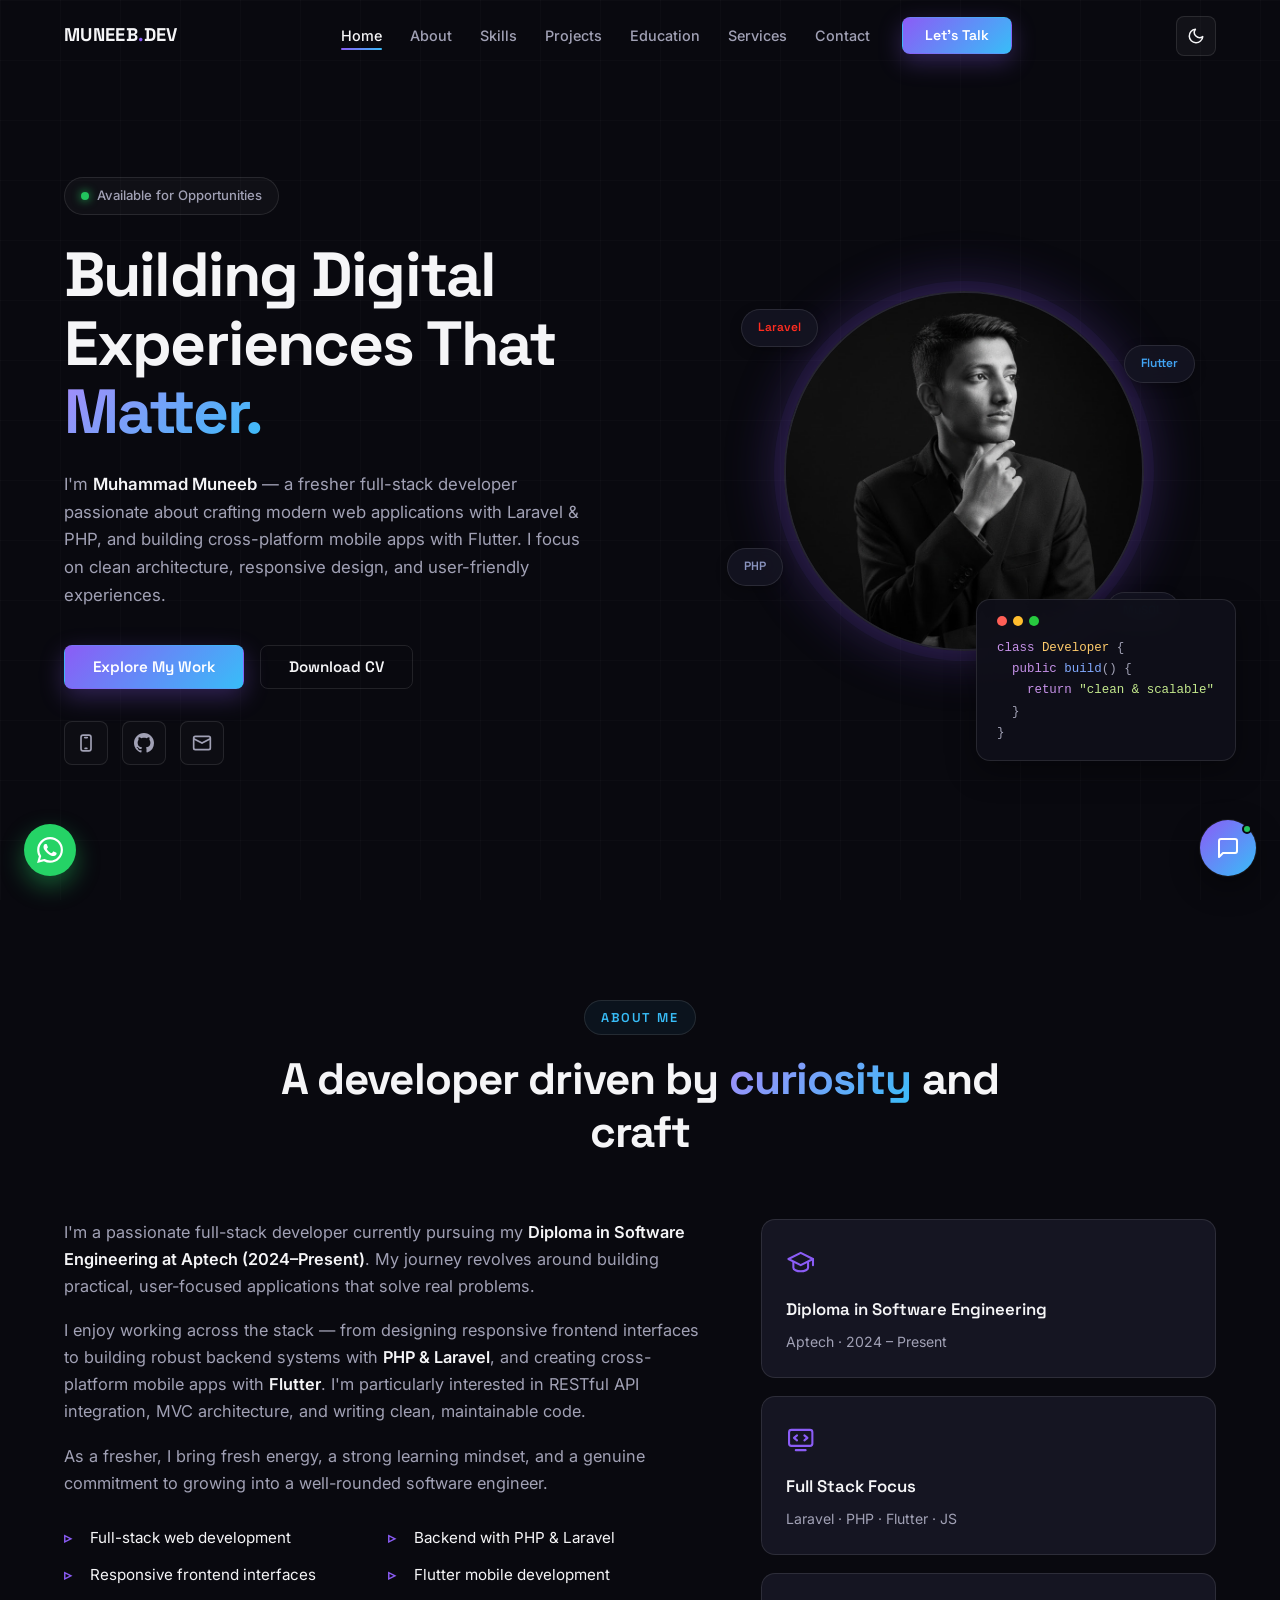
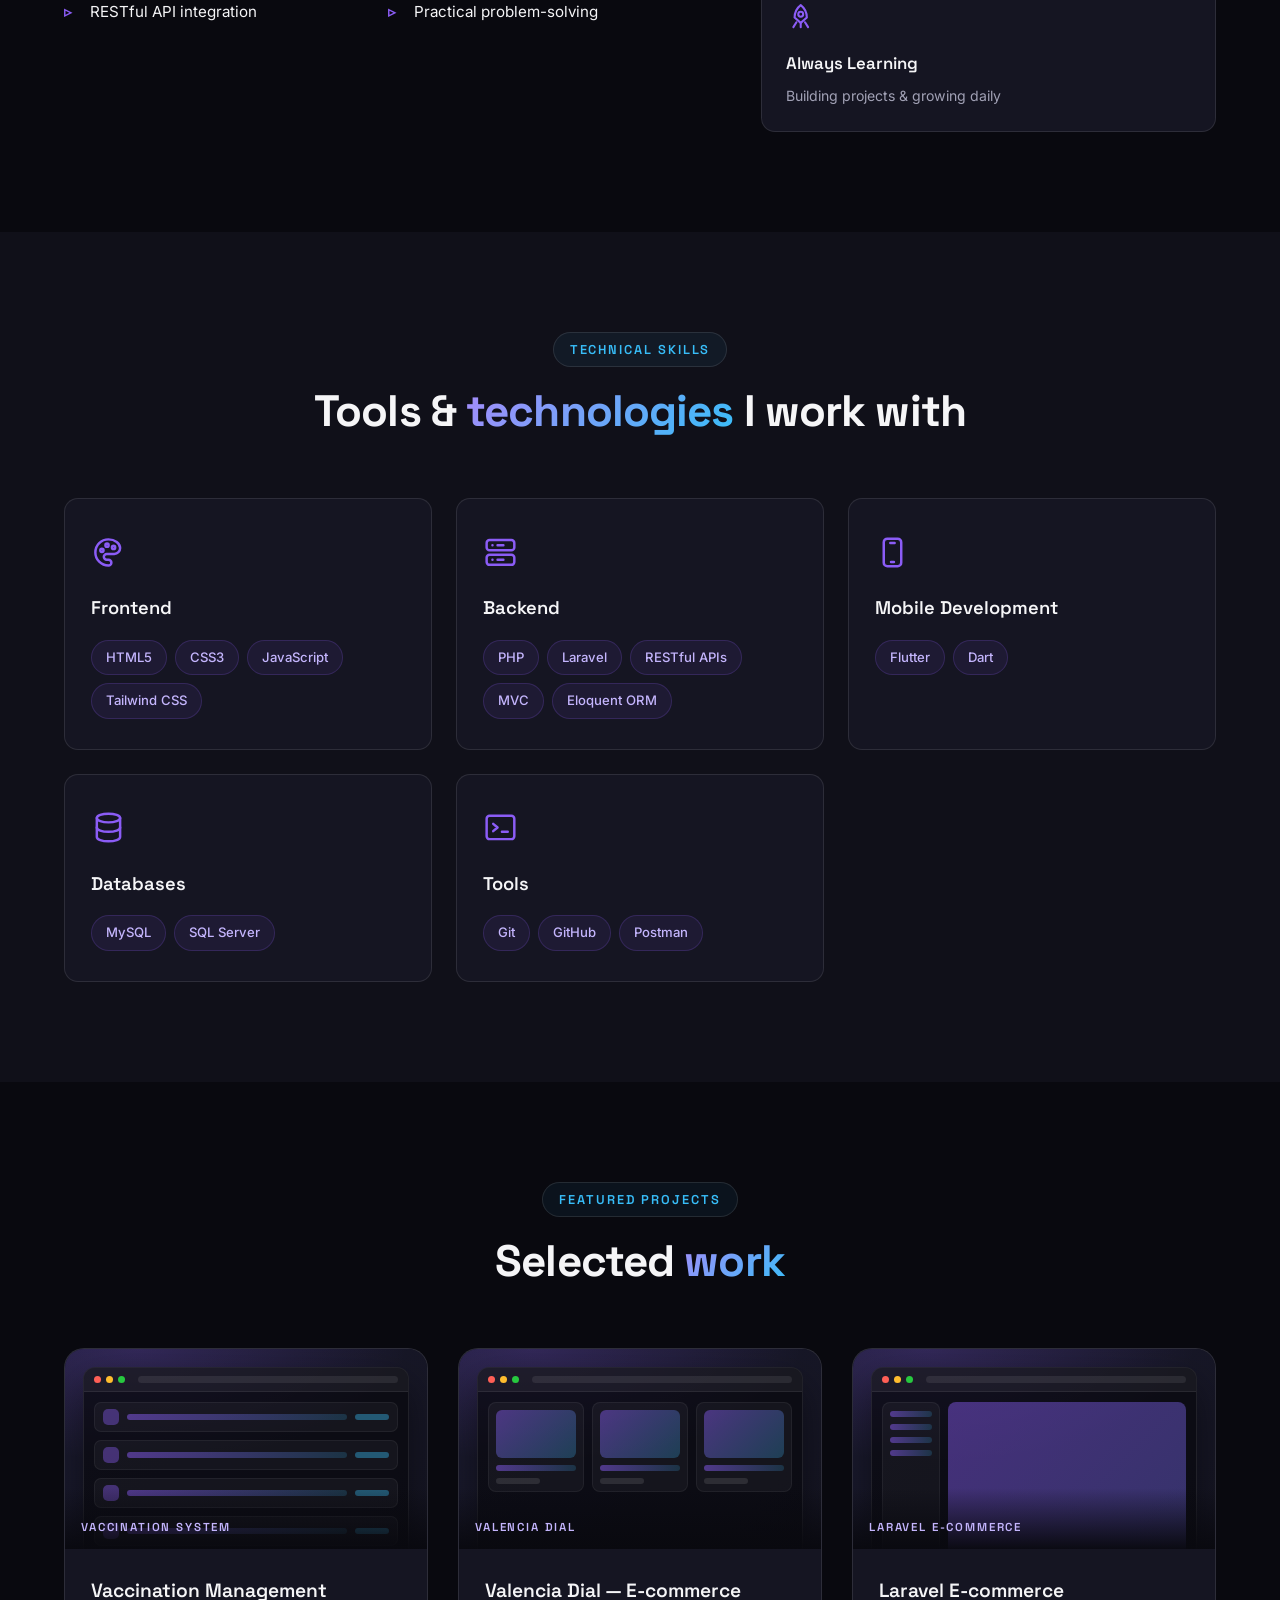
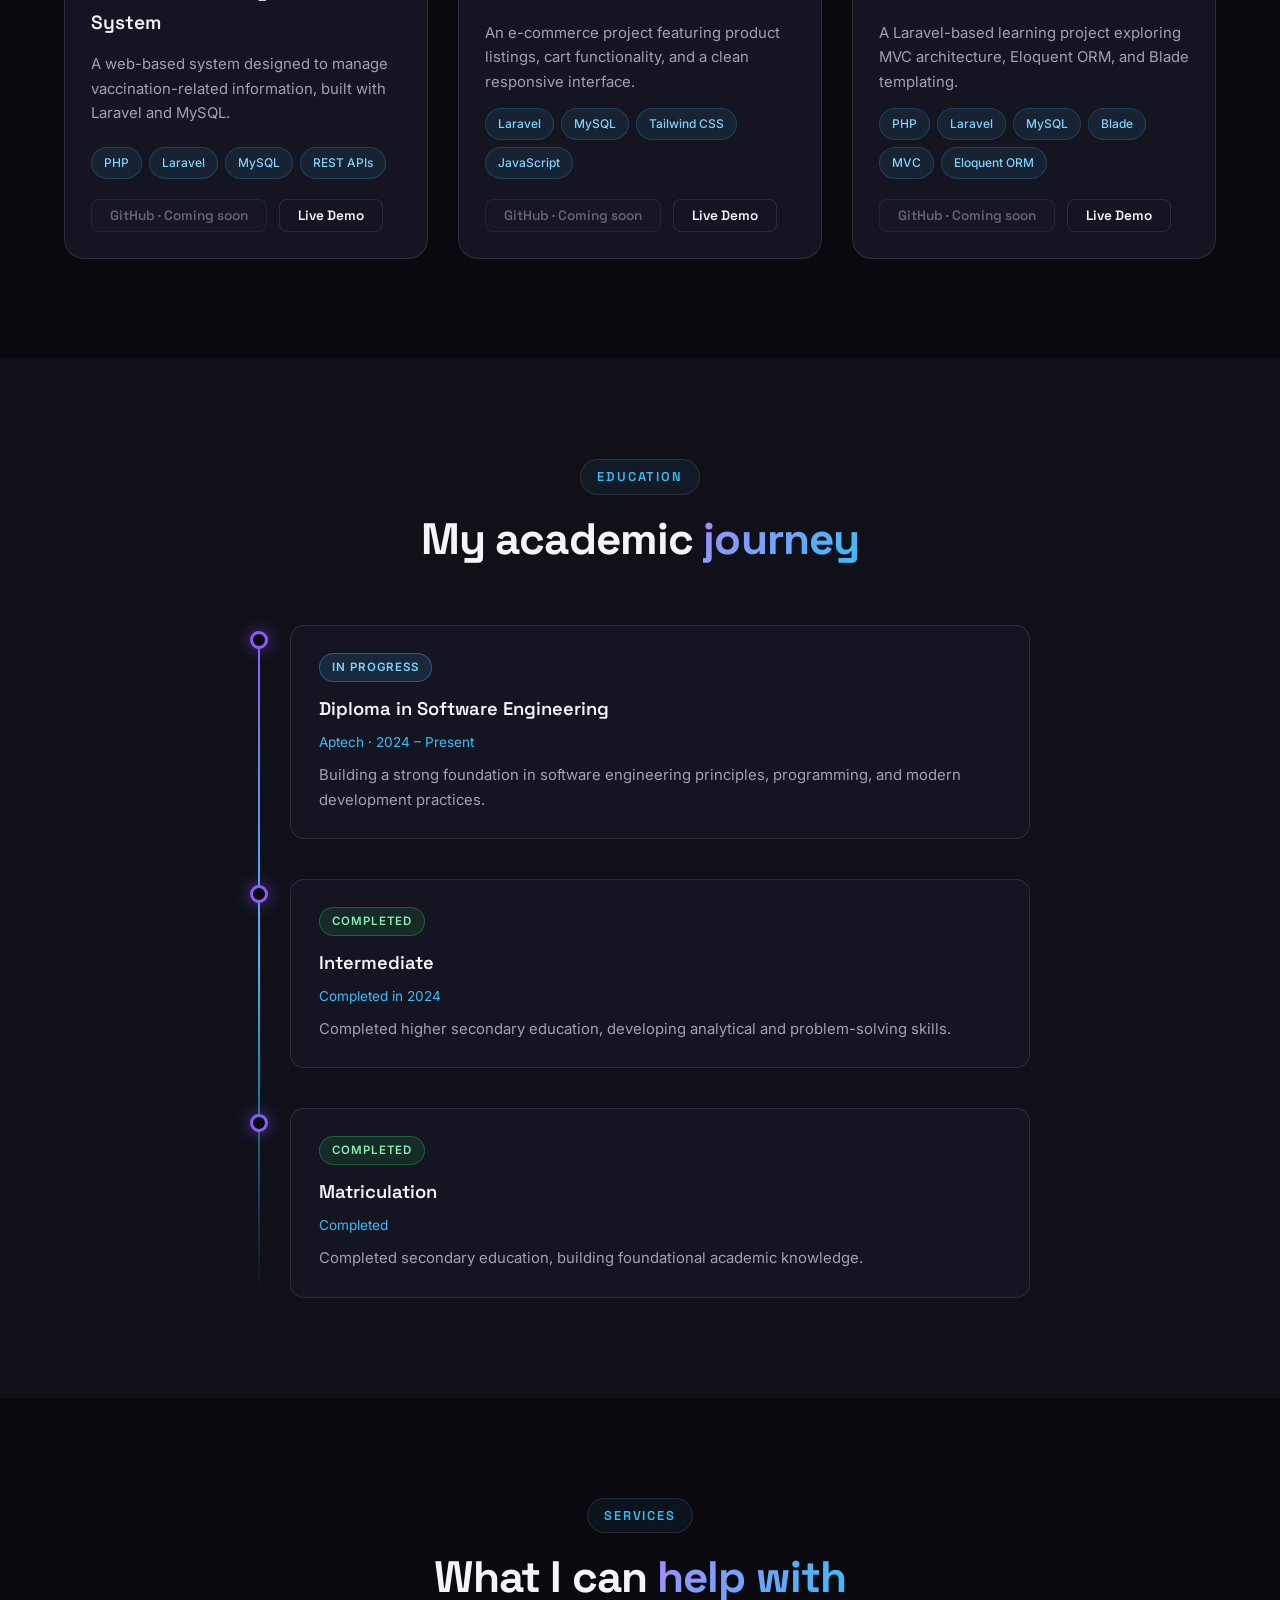
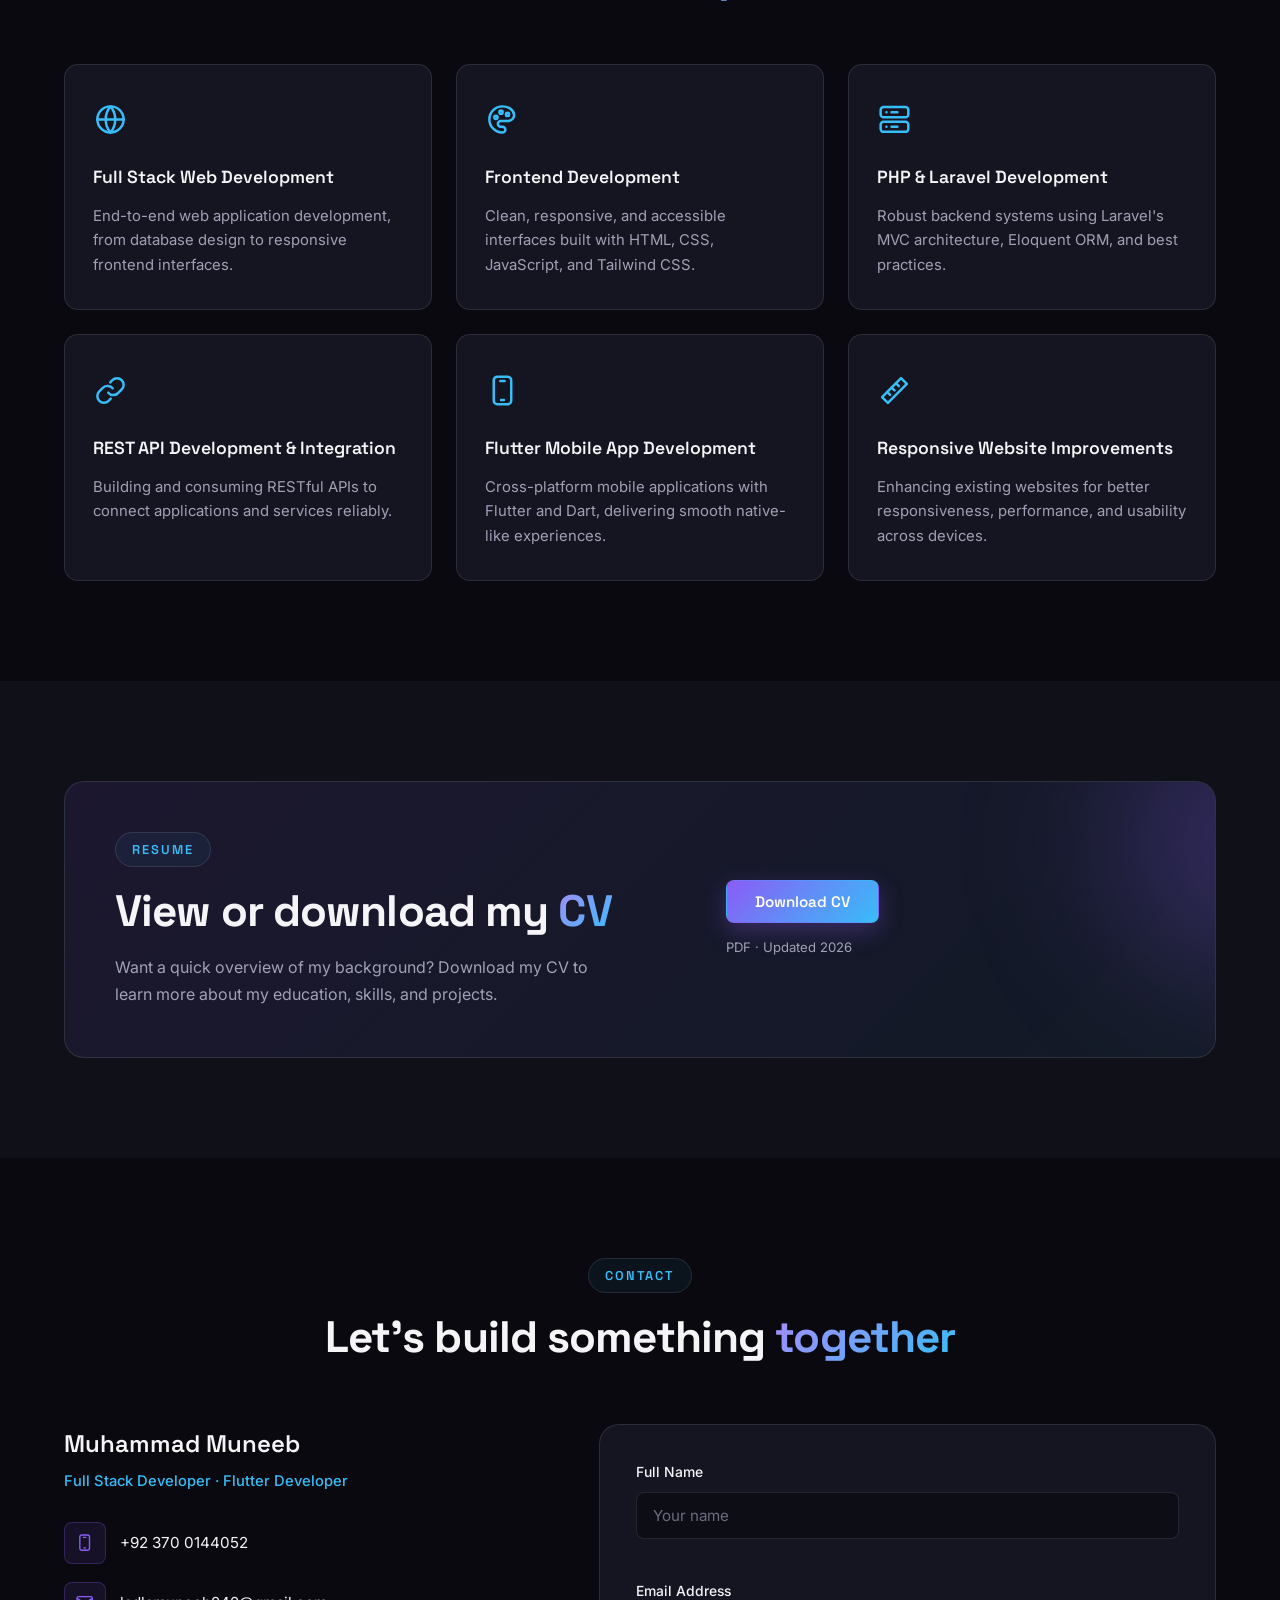
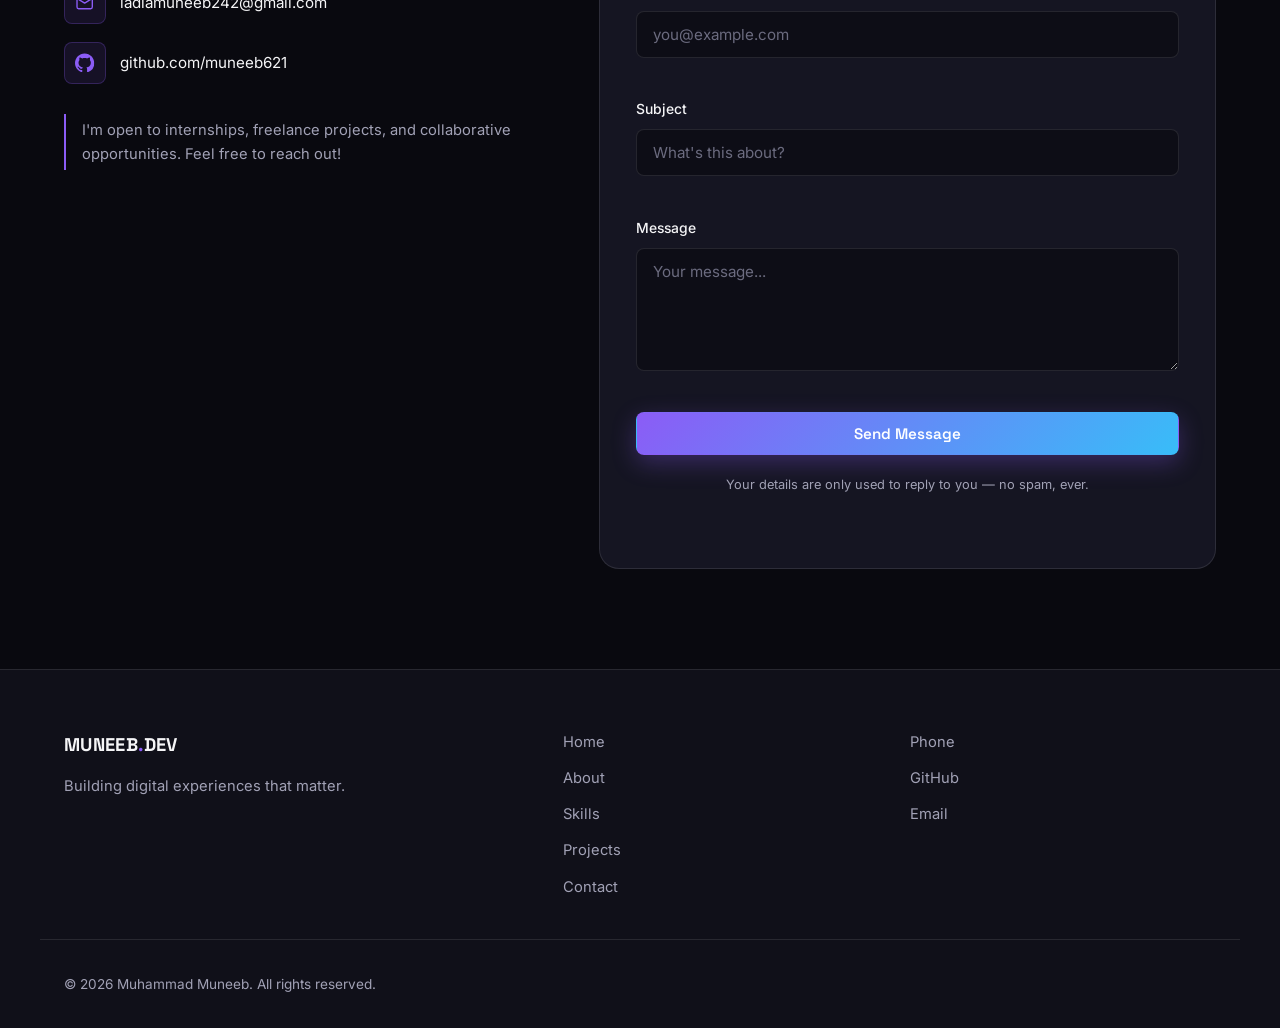
<file: index.html>
<!DOCTYPE html>
<html lang="en">
<head>
    <meta charset="UTF-8" />
    <meta name="viewport" content="width=device-width, initial-scale=1.0" />
    <meta name="description" content="Muhammad Muneeb — Full Stack Developer & Flutter Developer. Fresher building modern web and mobile experiences with Laravel, PHP, Flutter, and JavaScript." />
    <meta name="theme-color" content="#09090F" media="(prefers-color-scheme: dark)" />
    <meta name="theme-color" content="#f4f4f9" media="(prefers-color-scheme: light)" />
    <meta name="author" content="Muhammad Muneeb" />
    <meta name="robots" content="index, follow" />
    <link rel="canonical" href="https://muneeb-portfolio-xyz.vercel.app/" />

    <!-- Open Graph -->
    <meta property="og:type" content="website" />
    <meta property="og:title" content="Muhammad Muneeb · Full Stack & Flutter Developer" />
    <meta property="og:description" content="Fresher full-stack developer building modern web apps with Laravel & PHP and cross-platform mobile apps with Flutter." />
    <meta property="og:url" content="https://muneeb-portfolio-xyz.vercel.app/" />
    <meta property="og:site_name" content="MUNEEB.DEV" />
    <meta property="og:image" content="https://muneeb-portfolio-xyz.vercel.app/assets/og-banner.png" />
    <meta property="og:image:width" content="1200" />
    <meta property="og:image:height" content="630" />
    <meta property="og:image:alt" content="MUNEEB.DEV — Muhammad Muneeb, Full Stack Developer and Flutter Developer" />

    <!-- Twitter -->
    <meta name="twitter:card" content="summary_large_image" />
    <meta name="twitter:title" content="Muhammad Muneeb · Full Stack & Flutter Developer" />
    <meta name="twitter:description" content="Fresher full-stack developer building modern web apps with Laravel & PHP and cross-platform mobile apps with Flutter." />
    <meta name="twitter:image" content="https://muneeb-portfolio-xyz.vercel.app/assets/og-banner.png" />

    <title>Muhammad Muneeb · Full Stack & Flutter Developer</title>
    <!-- Favicon placeholder: replace with your own -->
    <link rel="icon" href="data:image/svg+xml,<svg xmlns='http://www.w3.org/2000/svg' viewBox='0 0 100 100'><text y='.9em' font-size='90'>⚡</text></svg>" />
    <!-- Fonts (Inter + Space Grotesk) -->
    <link rel="preconnect" href="https://fonts.googleapis.com" />
    <link rel="preconnect" href="https://fonts.gstatic.com" crossorigin />
    <link href="https://fonts.googleapis.com/css2?family=Inter:opsz,wght@14..32,400;14..32,500;14..32,600&family=Space+Grotesk:wght@400;500;600;700&display=swap" rel="stylesheet" />
    <link rel="stylesheet" href="style.css" />
    <!-- Enables CSS that hides .reveal elements until JS reveals them -->
    <script>document.documentElement.classList.add('js');</script>
    <script>
        /* Apply saved theme before paint to avoid a flash of the wrong theme. */
        (function () {
            try {
                var t = localStorage.getItem('theme');
                document.documentElement.setAttribute('data-theme', t === 'light' ? 'light' : 'dark');
            } catch (e) {
                document.documentElement.setAttribute('data-theme', 'dark');
            }
        })();
    </script>
</head>
<body>

    <!-- ===== ICON SPRITE (replaces emoji so glyphs render on every OS) ===== -->
    <svg xmlns="http://www.w3.org/2000/svg" class="icon-sprite" aria-hidden="true" focusable="false">
        <symbol id="i-cap" viewBox="0 0 24 24">
            <path d="M12 4 2 9l10 5 10-5-10-5Z" />
            <path d="M6 11.5V16c0 1.66 2.69 3 6 3s6-1.34 6-3v-4.5" />
            <path d="M22 9v5" />
        </symbol>
        <symbol id="i-code" viewBox="0 0 24 24">
            <rect x="2.5" y="4" width="19" height="13" rx="2" />
            <path d="M8 20.5h8" />
            <path d="m9 8.5-2.5 2L9 12.5M15 8.5l2.5 2-2.5 2" />
        </symbol>
        <symbol id="i-rocket" viewBox="0 0 24 24">
            <path d="M12 2.5c3.4 2.6 5 6.4 5 10.2L12 17l-5-4.3c0-3.8 1.6-7.6 5-10.2Z" />
            <circle cx="12" cy="10" r="2" />
            <path d="m8.5 16.5-2.5 4M15.5 16.5l2.5 4M12 17v3.5" />
        </symbol>
        <symbol id="i-palette" viewBox="0 0 24 24">
            <path d="M12 3a9 9 0 1 0 0 18 2 2 0 0 0 2-2c0-1.1-.9-2-2-2h-1.2a2 2 0 0 1 0-4H16a4 4 0 0 0 4-4c0-3.3-3.6-6-8-6Z" />
            <circle cx="7.5" cy="10.5" r="1.1" />
            <circle cx="11" cy="7" r="1.1" />
            <circle cx="15.5" cy="8.5" r="1.1" />
        </symbol>
        <symbol id="i-server" viewBox="0 0 24 24">
            <rect x="2.5" y="3.5" width="19" height="7" rx="2" />
            <rect x="2.5" y="13.5" width="19" height="7" rx="2" />
            <path d="M6.5 7h.01M6.5 17h.01M10 7h4M10 17h4" />
        </symbol>
        <symbol id="i-phone" viewBox="0 0 24 24">
            <rect x="6" y="2.5" width="12" height="19" rx="2.5" />
            <path d="M10.5 5.5h3" />
            <path d="M11 18.5h2" />
        </symbol>
        <symbol id="i-db" viewBox="0 0 24 24">
            <ellipse cx="12" cy="5.5" rx="8" ry="3" />
            <path d="M4 5.5v13c0 1.66 3.58 3 8 3s8-1.34 8-3v-13" />
            <path d="M4 12c0 1.66 3.58 3 8 3s8-1.34 8-3" />
        </symbol>
        <symbol id="i-terminal" viewBox="0 0 24 24">
            <rect x="2.5" y="4" width="19" height="16" rx="2" />
            <path d="m7 9.5 3 2.5-3 2.5M13 15h4" />
        </symbol>
        <symbol id="i-globe" viewBox="0 0 24 24">
            <circle cx="12" cy="12" r="9" />
            <path d="M3 12h18" />
            <path d="M12 3a14 14 0 0 1 0 18 14 14 0 0 1 0-18Z" />
        </symbol>
        <symbol id="i-link" viewBox="0 0 24 24">
            <path d="M10.5 13.5a4.5 4.5 0 0 0 6.6.4l2.6-2.6a4.5 4.5 0 0 0-6.4-6.4l-1.5 1.5" />
            <path d="M13.5 10.5a4.5 4.5 0 0 0-6.6-.4l-2.6 2.6a4.5 4.5 0 0 0 6.4 6.4l1.5-1.5" />
        </symbol>
        <symbol id="i-ruler" viewBox="0 0 24 24">
            <path d="M3.5 16.5 16.5 3.5l4 4-13 13z" />
            <path d="m7 13 2 2M10 10l2 2M13 7l2 2" />
        </symbol>
        <symbol id="i-mail" viewBox="0 0 24 24">
            <rect x="2.5" y="4.5" width="19" height="15" rx="2" />
            <path d="m21 7-9 5.5L3 7" />
        </symbol>
        <symbol id="i-github" viewBox="0 0 24 24">
            <path stroke="none" fill="currentColor" d="M12 .5C5.37.5 0 5.87 0 12.5c0 5.31 3.435 9.795 8.205 11.385.6.105.825-.255.825-.57 0-.285-.015-1.23-.015-2.235-3.015.555-3.795-.735-4.035-1.41-.135-.345-.72-1.41-1.23-1.695-.42-.225-1.02-.78-.015-.795.945-.015 1.62.87 1.845 1.23 1.08 1.815 2.805 1.305 3.495.99.105-.78.42-1.305.765-1.605-2.67-.3-5.46-1.335-5.46-5.925 0-1.305.465-2.385 1.23-3.225-.12-.3-.54-1.53.12-3.15 0 0 1.005-.315 3.3 1.23.96-.27 1.98-.405 3-.405s2.04.135 3 .405c2.295-1.56 3.3-1.23 3.3-1.23.66 1.62.24 2.85.12 3.15.765.84 1.23 1.905 1.23 3.225 0 4.605-2.805 5.625-5.475 5.925.435.375.81 1.095.81 2.22 0 1.605-.015 2.895-.015 3.3 0 .315.225.69.825.57A12.02 12.02 0 0 0 24 12.5C24 5.87 18.63.5 12 .5Z" />
        </symbol>
    </svg>

    <!-- ===== SCROLL PROGRESS ===== -->
    <div class="scroll-progress" id="scrollProgress" aria-hidden="true"></div>

    <!-- ===== CURSOR GLOW (desktop) ===== -->
    <div class="cursor-glow" id="cursorGlow" aria-hidden="true"></div>

    <!-- ===== NAVBAR ===== -->
    <header class="navbar" id="navbar">
        <div class="container nav-container">
            <a href="#home" class="logo" aria-label="MUNEEB.DEV home">MUNEEB<span class="logo-dot">.</span>DEV</a>

            <nav class="nav-menu" id="navMenu" aria-label="Primary navigation">
                <ul class="nav-list">
                    <li><a href="#home" class="nav-link active">Home</a></li>
                    <li><a href="#about" class="nav-link">About</a></li>
                    <li><a href="#skills" class="nav-link">Skills</a></li>
                    <li><a href="#projects" class="nav-link">Projects</a></li>
                    <li><a href="#education" class="nav-link">Education</a></li>
                    <li><a href="#services" class="nav-link">Services</a></li>
                    <li><a href="#contact" class="nav-link">Contact</a></li>
                </ul>
                <a href="#contact" class="btn btn-primary nav-cta">Let's Talk</a>
            </nav>

            <div class="nav-actions">
                <button class="theme-toggle" id="themeToggle" type="button" aria-label="Switch to light theme" title="Toggle light / dark theme">
                    <svg class="icon-moon" width="18" height="18" viewBox="0 0 24 24" fill="none" stroke="currentColor" stroke-width="2" stroke-linecap="round" stroke-linejoin="round" aria-hidden="true"><path d="M21 12.79A9 9 0 1 1 11.21 3 7 7 0 0 0 21 12.79z"/></svg>
                    <svg class="icon-sun" width="18" height="18" viewBox="0 0 24 24" fill="none" stroke="currentColor" stroke-width="2" stroke-linecap="round" stroke-linejoin="round" aria-hidden="true"><circle cx="12" cy="12" r="4"/><path d="M12 2v2m0 16v2M4.93 4.93l1.41 1.41m11.32 11.32 1.41 1.41M2 12h2m16 0h2M4.93 19.07l1.41-1.41m11.32-11.32 1.41-1.41"/></svg>
                </button>

                <button class="hamburger" id="hamburger" aria-label="Toggle navigation menu" aria-expanded="false" aria-controls="navMenu">
                    <span class="bar"></span>
                    <span class="bar"></span>
                    <span class="bar"></span>
                </button>
            </div>
        </div>
    </header>

    <main>

        <!-- ===== HERO ===== -->
        <section id="home" class="hero section">
            <div class="container hero-grid">
                <div class="hero-content reveal">
                    <!-- Badge: enable/disable by removing 'hidden' class -->
                    <span class="badge badge-placeholder" id="availabilityBadge">
                        <span class="badge-dot"></span> Available for Opportunities
                    </span>

                    <h1 class="hero-title">
                        Building Digital<br />
                        Experiences That <span class="gradient-text">Matter.</span>
                    </h1>

                    <p class="hero-description">
                        I'm <strong>Muhammad Muneeb</strong> — a fresher full-stack developer
                        passionate about crafting modern web applications with Laravel &amp; PHP,
                        and building cross-platform mobile apps with Flutter. I focus on clean
                        architecture, responsive design, and user-friendly experiences.
                    </p>

                    <div class="hero-actions">
                        <a href="#projects" class="btn btn-primary">Explore My Work</a>
                        <a href="#resume" class="btn btn-outline" id="heroDownloadCv">Download CV</a>
                    </div>

                    <div class="hero-socials">
                        <a href="tel:+923700144052" class="social-link" aria-label="Phone number">
                            <svg width="20" height="20" viewBox="0 0 24 24" fill="none" stroke="currentColor" stroke-width="2" stroke-linecap="round" stroke-linejoin="round"><rect x="6" y="2.5" width="12" height="19" rx="2.5"/><path d="M10.5 5.5h3"/><path d="M11 18.5h2"/></svg>
                        </a>
                        <a href="https://github.com/muneeb621" target="_blank" rel="noopener noreferrer" class="social-link" aria-label="GitHub profile">
                            <svg width="20" height="20" viewBox="0 0 24 24" fill="currentColor"><path d="M12 0C5.37 0 0 5.37 0 12c0 5.31 3.435 9.795 8.205 11.385.6.105.825-.255.825-.57 0-.285-.015-1.23-.015-2.235-3.015.555-3.795-.735-4.035-1.41-.135-.345-.72-1.41-1.23-1.695-.42-.225-1.02-.78-.015-.795.945-.015 1.62.87 1.845 1.23 1.08 1.815 2.805 1.305 3.495.99.105-.78.42-1.305.765-1.605-2.67-.3-5.46-1.335-5.46-5.925 0-1.305.465-2.385 1.23-3.225-.12-.3-.54-1.53.12-3.15 0 0 1.005-.315 3.3 1.23.96-.27 1.98-.405 3-.405s2.04.135 3 .405c2.295-1.56 3.3-1.23 3.3-1.23.66 1.62.24 2.85.12 3.15.765.84 1.23 1.905 1.23 3.225 0 4.605-2.805 5.625-5.475 5.925.435.375.81 1.095.81 2.22 0 1.605-.015 2.895-.015 3.3 0 .315.225.69.825.57A12.02 12.02 0 0024 12c0-6.63-5.37-12-12-12z"/></svg>
                        </a>
                        <a href="mailto:ladlamuneeb242@gmail.com" class="social-link" aria-label="Email">
                            <svg width="20" height="20" viewBox="0 0 24 24" fill="none" stroke="currentColor" stroke-width="2"><rect x="2" y="4" width="20" height="16" rx="2"/><path d="m22 7-10 5L2 7"/></svg>
                        </a>
                    </div>
                </div>

                <div class="hero-visual reveal">
                    <div class="profile-wrapper">
                        <!-- Profile photo (graceful SVG placeholder if it ever fails to load) -->
                        <img src="assets/profile.jpeg" alt="Muhammad Muneeb" class="profile-photo" width="320" height="320"
                             onerror="this.onerror=null;this.src='data:image/svg+xml,%3Csvg xmlns=%22http://www.w3.org/2000/svg%22 viewBox=%220 0 320 320%22%3E%3Cdefs%3E%3ClinearGradient id=%22g%22 x1=%220%22 y1=%220%22 x2=%221%22 y2=%221%22%3E%3Cstop offset=%220%22 stop-color=%22%238B5CF6%22/%3E%3Cstop offset=%221%22 stop-color=%22%2338BDF8%22/%3E%3C/linearGradient%3E%3C/defs%3E%3Crect width=%22320%22 height=%22320%22 fill=%22url(%23g)%22 rx=%2216%22/%3E%3Ccircle cx=%22160%22 cy=%22122%22 r=%2248%22 fill=%22rgba(255,255,255,0.9)%22/%3E%3Cpath d=%22M70 268c0-46 40-80 90-80s90 34 90 80v52H70z%22 fill=%22rgba(255,255,255,0.9)%22/%3E%3C/svg%3E';" />
                        <!-- Floating tech badges -->
                        <span class="float-badge fb-1">Laravel</span>
                        <span class="float-badge fb-2">Flutter</span>
                        <span class="float-badge fb-3">PHP</span>
                        <span class="float-badge fb-4">MySQL</span>
                    </div>

                    <!-- Decorative code panel -->
                    <div class="code-panel" aria-hidden="true">
                        <div class="code-dots"><span></span><span></span><span></span></div>
                        <pre><code><span class="c-keyword">class</span> <span class="c-class">Developer</span> {
  <span class="c-keyword">public</span> <span class="c-fn">build</span>() {
    <span class="c-keyword">return</span> <span class="c-string">"clean & scalable"</span>;
  }
}</code></pre>
                    </div>
                </div>
            </div>
        </section>

        <!-- ===== ABOUT ===== -->
        <section id="about" class="section">
            <div class="container">
                <div class="section-header reveal">
                    <span class="section-tag">About Me</span>
                    <h2 class="section-title">A developer driven by <span class="gradient-text">curiosity</span> and craft</h2>
                </div>

                <div class="about-grid">
                    <div class="about-text reveal">
                        <p>
                            I'm a passionate full-stack developer currently pursuing my
                            <strong>Diploma in Software Engineering at Aptech (2024–Present)</strong>.
                            My journey revolves around building practical, user-focused applications
                            that solve real problems.
                        </p>
                        <p>
                            I enjoy working across the stack — from designing responsive frontend
                            interfaces to building robust backend systems with <strong>PHP &amp; Laravel</strong>,
                            and creating cross-platform mobile apps with <strong>Flutter</strong>. I'm
                            particularly interested in RESTful API integration, MVC architecture,
                            and writing clean, maintainable code.
                        </p>
                        <p>
                            As a fresher, I bring fresh energy, a strong learning mindset, and a
                            genuine commitment to growing into a well-rounded software engineer.
                        </p>

                        <ul class="about-interests">
                            <li>Full-stack web development</li>
                            <li>Backend with PHP &amp; Laravel</li>
                            <li>Responsive frontend interfaces</li>
                            <li>Flutter mobile development</li>
                            <li>RESTful API integration</li>
                            <li>Practical problem-solving</li>
                        </ul>
                    </div>

                    <div class="about-stats reveal">
                        <div class="stat-card">
                            <span class="stat-icon"><svg class="ico" aria-hidden="true"><use href="#i-cap"></use></svg></span>
                            <h3>Diploma in Software Engineering</h3>
                            <p>Aptech · 2024 – Present</p>
                        </div>
                        <div class="stat-card">
                            <span class="stat-icon"><svg class="ico" aria-hidden="true"><use href="#i-code"></use></svg></span>
                            <h3>Full Stack Focus</h3>
                            <p>Laravel · PHP · Flutter · JS</p>
                        </div>
                        <div class="stat-card">
                            <span class="stat-icon"><svg class="ico" aria-hidden="true"><use href="#i-rocket"></use></svg></span>
                            <h3>Always Learning</h3>
                            <p>Building projects &amp; growing daily</p>
                        </div>
                    </div>
                </div>
            </div>
        </section>

        <!-- ===== SKILLS ===== -->
        <section id="skills" class="section section-alt">
            <div class="container">
                <div class="section-header reveal">
                    <span class="section-tag">Technical Skills</span>
                    <h2 class="section-title">Tools &amp; <span class="gradient-text">technologies</span> I work with</h2>
                </div>

                <div class="skills-grid">
                    <div class="skill-card reveal">
                        <div class="skill-card-icon"><svg class="ico" aria-hidden="true"><use href="#i-palette"></use></svg></div>
                        <h3>Frontend</h3>
                        <div class="skill-tags">
                            <span>HTML5</span><span>CSS3</span><span>JavaScript</span><span>Tailwind CSS</span>
                        </div>
                    </div>
                    <div class="skill-card reveal">
                        <div class="skill-card-icon"><svg class="ico" aria-hidden="true"><use href="#i-server"></use></svg></div>
                        <h3>Backend</h3>
                        <div class="skill-tags">
                            <span>PHP</span><span>Laravel</span><span>RESTful APIs</span><span>MVC</span><span>Eloquent ORM</span>
                        </div>
                    </div>
                    <div class="skill-card reveal">
                        <div class="skill-card-icon"><svg class="ico" aria-hidden="true"><use href="#i-phone"></use></svg></div>
                        <h3>Mobile Development</h3>
                        <div class="skill-tags">
                            <span>Flutter</span><span>Dart</span>
                        </div>
                    </div>
                    <div class="skill-card reveal">
                        <div class="skill-card-icon"><svg class="ico" aria-hidden="true"><use href="#i-db"></use></svg></div>
                        <h3>Databases</h3>
                        <div class="skill-tags">
                            <span>MySQL</span><span>SQL Server</span>
                        </div>
                    </div>
                    <div class="skill-card reveal">
                        <div class="skill-card-icon"><svg class="ico" aria-hidden="true"><use href="#i-terminal"></use></svg></div>
                        <h3>Tools</h3>
                        <div class="skill-tags">
                            <span>Git</span><span>GitHub</span><span>Postman</span>
                        </div>
                    </div>
                </div>
            </div>
        </section>

        <!-- ===== PROJECTS ===== -->
        <section id="projects" class="section">
            <div class="container">
                <div class="section-header reveal">
                    <span class="section-tag">Featured Projects</span>
                    <h2 class="section-title">Selected <span class="gradient-text">work</span></h2>
                </div>

                <div class="projects-grid">
                    <!-- Project 1 -->
                    <article class="project-card reveal">
                        <div class="project-image" role="img" aria-label="Vaccination Management System interface preview">
                            <div class="mock-window mock-records" aria-hidden="true">
                                <div class="mock-bar"><i></i><i></i><i></i><u></u></div>
                                <div class="mock-body">
                                    <span class="rec"><b></b><span class="mock-line"></span><s></s></span>
                                    <span class="rec"><b></b><span class="mock-line"></span><s></s></span>
                                    <span class="rec"><b></b><span class="mock-line"></span><s></s></span>
                                    <span class="rec"><b></b><span class="mock-line"></span><s></s></span>
                                </div>
                            </div>
                            <span class="project-image-label">Vaccination System</span>
                        </div>
                        <div class="project-body">
                            <h3>Vaccination Management System</h3>
                            <p>A web-based system designed to manage vaccination-related information, built with Laravel and MySQL.</p>
                            <div class="project-tags">
                                <span>PHP</span><span>Laravel</span><span>MySQL</span><span>REST APIs</span>
                            </div>
                            <div class="project-links">
                                <span class="btn btn-small btn-outline btn-coming-soon" aria-disabled="true">GitHub · Coming soon</span>
                                <a href="demos/vaccination-system.html" class="btn btn-small btn-outline">Live Demo</a>
                            </div>
                        </div>
                    </article>

                    <!-- Project 2 -->
                    <article class="project-card reveal">
                        <div class="project-image" role="img" aria-label="Valencia Dial e-commerce interface preview">
                            <div class="mock-window mock-grid" aria-hidden="true">
                                <div class="mock-bar"><i></i><i></i><i></i><u></u></div>
                                <div class="mock-body">
                                    <span class="prod"><b class="thumb"></b><span class="mock-line"></span><span class="mock-line short"></span></span>
                                    <span class="prod"><b class="thumb"></b><span class="mock-line"></span><span class="mock-line short"></span></span>
                                    <span class="prod"><b class="thumb"></b><span class="mock-line"></span><span class="mock-line short"></span></span>
                                </div>
                            </div>
                            <span class="project-image-label">Valencia Dial</span>
                        </div>
                        <div class="project-body">
                            <h3>Valencia Dial — E-commerce</h3>
                            <p>An e-commerce project featuring product listings, cart functionality, and a clean responsive interface.</p>
                            <div class="project-tags">
                                <span>Laravel</span><span>MySQL</span><span>Tailwind CSS</span><span>JavaScript</span>
                            </div>
                            <div class="project-links">
                                <span class="btn btn-small btn-outline btn-coming-soon" aria-disabled="true">GitHub · Coming soon</span>
                                <a href="demos/valencia-dial.html" class="btn btn-small btn-outline">Live Demo</a>
                            </div>
                        </div>
                    </article>

                    <!-- Project 3 -->
                    <article class="project-card reveal">
                        <div class="project-image" role="img" aria-label="Laravel e-commerce admin interface preview">
                            <div class="mock-window mock-split" aria-hidden="true">
                                <div class="mock-bar"><i></i><i></i><i></i><u></u></div>
                                <div class="mock-body">
                                    <span class="side">
                                        <span class="mock-line"></span><span class="mock-line"></span>
                                        <span class="mock-line"></span><span class="mock-line"></span>
                                    </span>
                                    <span class="main">
                                        <b class="hero"></b>
                                        <span class="mock-line"></span>
                                        <span class="mock-line short"></span>
                                    </span>
                                </div>
                            </div>
                            <span class="project-image-label">Laravel E-commerce</span>
                        </div>
                        <div class="project-body">
                            <h3>Laravel E-commerce</h3>
                            <p>A Laravel-based learning project exploring MVC architecture, Eloquent ORM, and Blade templating.</p>
                            <div class="project-tags">
                                <span>PHP</span><span>Laravel</span><span>MySQL</span><span>Blade</span><span>MVC</span><span>Eloquent ORM</span>
                            </div>
                            <div class="project-links">
                                <span class="btn btn-small btn-outline btn-coming-soon" aria-disabled="true">GitHub · Coming soon</span>
                                <a href="demos/laravel-ecommerce.html" class="btn btn-small btn-outline">Live Demo</a>
                            </div>
                        </div>
                    </article>
                </div>
            </div>
        </section>

        <!-- ===== EDUCATION ===== -->
        <section id="education" class="section section-alt">
            <div class="container">
                <div class="section-header reveal">
                    <span class="section-tag">Education</span>
                    <h2 class="section-title">My academic <span class="gradient-text">journey</span></h2>
                </div>

                <div class="timeline">
                    <div class="timeline-item reveal">
                        <div class="timeline-marker"></div>
                        <div class="timeline-content">
                            <span class="timeline-status status-progress">In Progress</span>
                            <h3>Diploma in Software Engineering</h3>
                            <p class="timeline-meta">Aptech · 2024 – Present</p>
                            <p>Building a strong foundation in software engineering principles, programming, and modern development practices.</p>
                        </div>
                    </div>

                    <div class="timeline-item reveal">
                        <div class="timeline-marker"></div>
                        <div class="timeline-content">
                            <span class="timeline-status status-completed">Completed</span>
                            <h3>Intermediate</h3>
                            <p class="timeline-meta">Completed in 2024</p>
                            <p>Completed higher secondary education, developing analytical and problem-solving skills.</p>
                        </div>
                    </div>

                    <div class="timeline-item reveal">
                        <div class="timeline-marker"></div>
                        <div class="timeline-content">
                            <span class="timeline-status status-completed">Completed</span>
                            <h3>Matriculation</h3>
                            <p class="timeline-meta">Completed</p>
                            <p>Completed secondary education, building foundational academic knowledge.</p>
                        </div>
                    </div>
                </div>
            </div>
        </section>

        <!-- ===== SERVICES ===== -->
        <section id="services" class="section">
            <div class="container">
                <div class="section-header reveal">
                    <span class="section-tag">Services</span>
                    <h2 class="section-title">What I can <span class="gradient-text">help with</span></h2>
                </div>

                <div class="services-grid">
                    <div class="service-card reveal">
                        <div class="service-icon"><svg class="ico" aria-hidden="true"><use href="#i-globe"></use></svg></div>
                        <h3>Full Stack Web Development</h3>
                        <p>End-to-end web application development, from database design to responsive frontend interfaces.</p>
                    </div>
                    <div class="service-card reveal">
                        <div class="service-icon"><svg class="ico" aria-hidden="true"><use href="#i-palette"></use></svg></div>
                        <h3>Frontend Development</h3>
                        <p>Clean, responsive, and accessible interfaces built with HTML, CSS, JavaScript, and Tailwind CSS.</p>
                    </div>
                    <div class="service-card reveal">
                        <div class="service-icon"><svg class="ico" aria-hidden="true"><use href="#i-server"></use></svg></div>
                        <h3>PHP &amp; Laravel Development</h3>
                        <p>Robust backend systems using Laravel's MVC architecture, Eloquent ORM, and best practices.</p>
                    </div>
                    <div class="service-card reveal">
                        <div class="service-icon"><svg class="ico" aria-hidden="true"><use href="#i-link"></use></svg></div>
                        <h3>REST API Development &amp; Integration</h3>
                        <p>Building and consuming RESTful APIs to connect applications and services reliably.</p>
                    </div>
                    <div class="service-card reveal">
                        <div class="service-icon"><svg class="ico" aria-hidden="true"><use href="#i-phone"></use></svg></div>
                        <h3>Flutter Mobile App Development</h3>
                        <p>Cross-platform mobile applications with Flutter and Dart, delivering smooth native-like experiences.</p>
                    </div>
                    <div class="service-card reveal">
                        <div class="service-icon"><svg class="ico" aria-hidden="true"><use href="#i-ruler"></use></svg></div>
                        <h3>Responsive Website Improvements</h3>
                        <p>Enhancing existing websites for better responsiveness, performance, and usability across devices.</p>
                    </div>
                </div>
            </div>
        </section>

        <!-- ===== RESUME / CV ===== -->
        <section id="resume" class="section section-alt">
            <div class="container">
                <div class="resume-box reveal">
                    <div>
                        <span class="section-tag">Resume</span>
                        <h2 class="section-title">View or download my <span class="gradient-text">CV</span></h2>
                        <p class="resume-desc">
                            Want a quick overview of my background? Download my CV to learn more
                            about my education, skills, and projects.
                        </p>
                    </div>
                    <div class="resume-actions">
                        <a href="assets/cv/Muhammad-Muneeb-CV.pdf" class="btn btn-primary" id="downloadCvBtn" target="_blank" rel="noopener">Download CV</a>
                        <p class="resume-note">PDF · Updated 2026</p>
                    </div>
                </div>
            </div>
        </section>

        <!-- ===== CONTACT ===== -->
        <section id="contact" class="section">
            <div class="container">
                <div class="section-header reveal">
                    <span class="section-tag">Contact</span>
                    <h2 class="section-title">Let's build something <span class="gradient-text">together</span></h2>
                </div>

                <div class="contact-grid">
                    <div class="contact-info reveal">
                        <h3>Muhammad Muneeb</h3>
                        <p class="contact-role">Full Stack Developer · Flutter Developer</p>

                        <ul class="contact-list">
                            <li>
                                <span class="contact-icon"><svg class="ico" aria-hidden="true"><use href="#i-phone"></use></svg></span>
                                <a href="tel:+923700144052">+92 370 0144052</a>
                            </li>
                            <li>
                                <span class="contact-icon"><svg class="ico" aria-hidden="true"><use href="#i-mail"></use></svg></span>
                                <a href="mailto:ladlamuneeb242@gmail.com">ladlamuneeb242@gmail.com</a>
                            </li>
                            <li>
                                <span class="contact-icon"><svg class="ico" aria-hidden="true"><use href="#i-github"></use></svg></span>
                                <a href="https://github.com/muneeb621" target="_blank" rel="noopener noreferrer">github.com/muneeb621</a>
                            </li>
                        </ul>

                        <p class="contact-note">
                            I'm open to internships, freelance projects, and collaborative opportunities.
                            Feel free to reach out!
                        </p>
                    </div>

                    <form class="contact-form reveal" id="contactForm"
                          action="https://api.web3forms.com/submit" method="POST" novalidate>
                        <input type="hidden" name="access_key" value="d36b219d-5ae4-48dc-adbd-572dc9c571e6" />
                        <input type="hidden" name="from_name" value="MUNEEB.DEV Portfolio" />
                        <input type="checkbox" name="botcheck" class="visually-hidden" tabindex="-1" autocomplete="off" />
                        <div class="form-group">
                            <label for="fullName">Full Name</label>
                            <input type="text" id="fullName" name="fullName" placeholder="Your name" required />
                            <span class="error-message" id="fullNameError"></span>
                        </div>

                        <div class="form-group">
                            <label for="email">Email Address</label>
                            <input type="email" id="email" name="email" placeholder="you@example.com" required />
                            <span class="error-message" id="emailError"></span>
                        </div>

                        <div class="form-group">
                            <label for="subject">Subject</label>
                            <input type="text" id="subject" name="subject" placeholder="What's this about?" required />
                            <span class="error-message" id="subjectError"></span>
                        </div>

                        <div class="form-group">
                            <label for="message">Message</label>
                            <textarea id="message" name="message" rows="5" placeholder="Your message..." required></textarea>
                            <span class="error-message" id="messageError"></span>
                        </div>

                        <button type="submit" class="btn btn-primary btn-full" id="submitBtn">Send Message</button>
                        <p class="form-disclaimer">
                            Your details are only used to reply to you — no spam, ever.
                        </p>
                        <div class="form-status" id="formStatus" role="status" aria-live="polite"></div>
                    </form>
                </div>
            </div>
        </section>

    </main>

    <!-- ===== FOOTER ===== -->
    <footer class="footer">
        <div class="container footer-grid">
            <div class="footer-brand">
                <a href="#home" class="logo">MUNEEB<span class="logo-dot">.</span>DEV</a>
                <p>Building digital experiences that matter.</p>
            </div>

            <nav class="footer-nav" aria-label="Footer navigation">
                <a href="#home">Home</a>
                <a href="#about">About</a>
                <a href="#skills">Skills</a>
                <a href="#projects">Projects</a>
                <a href="#contact">Contact</a>
            </nav>

            <div class="footer-social">
                <a href="tel:+923700144052" aria-label="Phone">Phone</a>
                <a href="https://github.com/muneeb621" target="_blank" rel="noopener noreferrer" aria-label="GitHub">GitHub</a>
                <a href="mailto:ladlamuneeb242@gmail.com" aria-label="Email">Email</a>
            </div>
        </div>

        <div class="container footer-bottom">
            <p>&copy; <span id="currentYear"></span> Muhammad Muneeb. All rights reserved.</p>
            <button class="back-to-top" id="backToTop" aria-label="Back to top">
                <svg width="18" height="18" viewBox="0 0 24 24" fill="none" stroke="currentColor" stroke-width="2"><path d="m18 15-6-6-6 6"/></svg>
            </button>
        </div>
    </footer>

    <!-- WhatsApp floating button -->
    <a href="https://wa.me/923700144052?text=Hi%20Muneeb%2C%20I%20visited%20your%20portfolio" class="whatsapp-fab" target="_blank" rel="noopener noreferrer" aria-label="Chat on WhatsApp" title="Chat on WhatsApp">
        <svg width="26" height="26" viewBox="0 0 24 24" fill="currentColor" aria-hidden="true"><path d="M17.472 14.382c-.297-.149-1.758-.867-2.03-.967-.273-.099-.471-.148-.67.15-.197.297-.767.966-.94 1.164-.173.199-.347.223-.644.075-.297-.15-1.255-.463-2.39-1.475-.883-.788-1.48-1.761-1.653-2.059-.173-.297-.018-.458.13-.606.134-.133.298-.347.446-.52.149-.174.198-.298.298-.497.099-.198.05-.371-.025-.52-.075-.149-.669-1.612-.916-2.207-.242-.579-.487-.5-.669-.51-.173-.008-.371-.01-.57-.01-.198 0-.52.074-.792.372-.272.297-1.04 1.016-1.04 2.479 0 1.462 1.065 2.875 1.213 3.074.149.198 2.096 3.2 5.077 4.487.709.306 1.262.489 1.694.625.712.227 1.36.195 1.871.118.571-.085 1.758-.719 2.006-1.413.248-.694.248-1.289.173-1.413-.074-.124-.272-.198-.57-.347m-5.421 7.403h-.004a9.87 9.87 0 0 1-5.031-1.378l-.361-.214-3.741.982.998-3.648-.235-.374a9.86 9.86 0 0 1-1.51-5.26c.001-5.45 4.436-9.884 9.888-9.884 2.64 0 5.122 1.03 6.988 2.898a9.825 9.825 0 0 1 2.893 6.994c-.003 5.45-4.437 9.884-9.885 9.884m8.413-18.297A11.815 11.815 0 0 0 12.05 0C5.495 0 .16 5.335.157 11.892c0 2.096.547 4.142 1.588 5.945L.057 24l6.305-1.654a11.882 11.882 0 0 0 5.683 1.448h.005c6.554 0 11.89-5.335 11.893-11.893a11.821 11.821 0 0 0-3.48-8.413z"/></svg>
    </a>

    <script>
        /* Puter.js needs an http(s) origin — skip it on file:// to avoid
           the "Unsupported Origin" console error. The chatbot then runs on
           its offline knowledge base. */
        if (location.protocol === 'http:' || location.protocol === 'https:') {
            document.write('<script src="https://js.puter.com/v2/"><\/script>');
        }
    </script>
    <script src="script.js"></script>
    <script src="chatbot.js"></script>
</body>
</html>
</file>
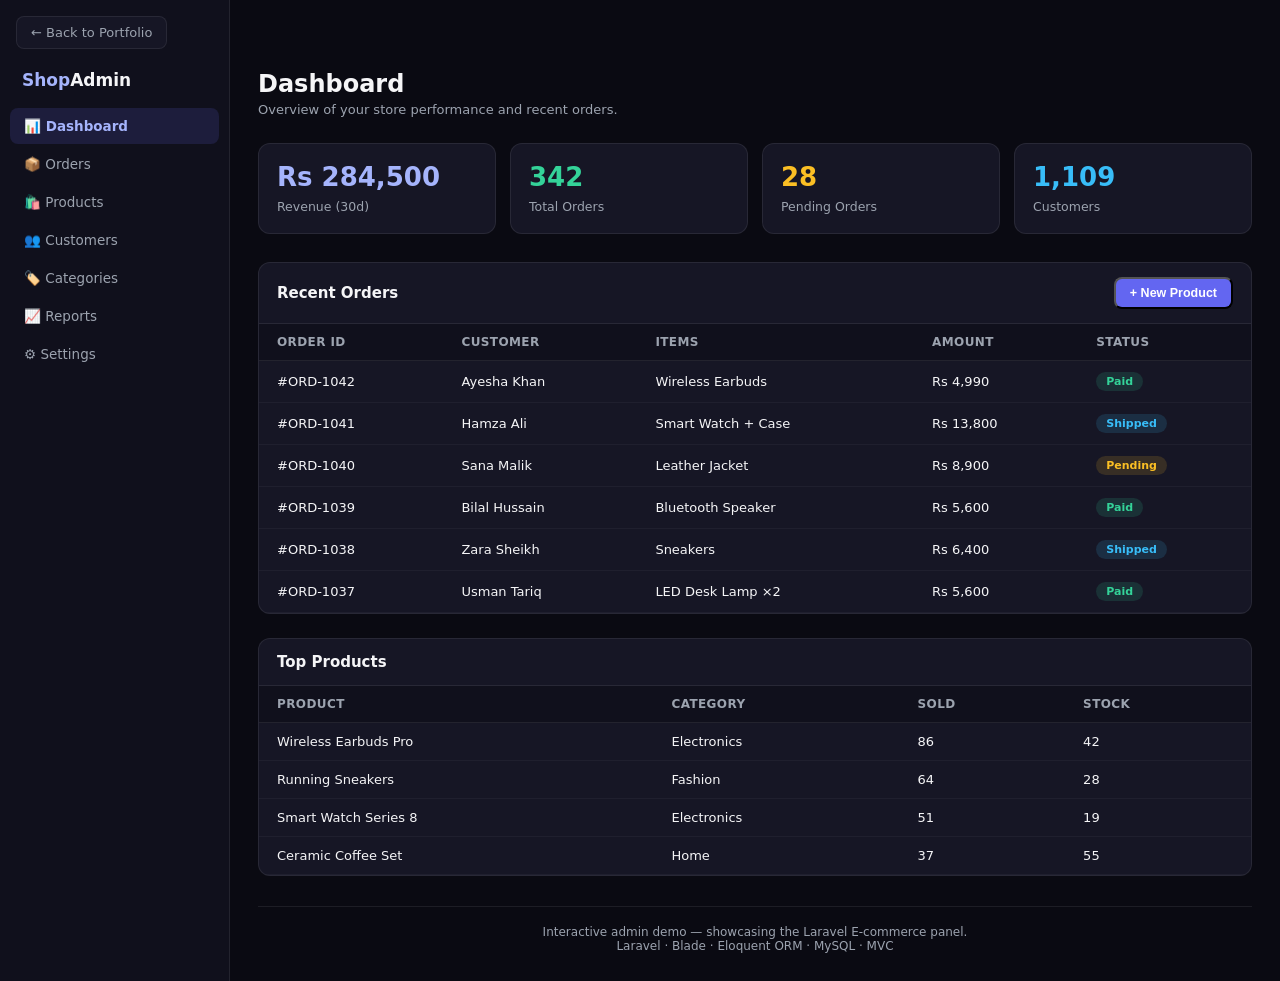
<file: demos/laravel-ecommerce.html>
<!DOCTYPE html>
<html lang="en">
<head>
<meta charset="UTF-8">
<meta name="viewport" content="width=device-width, initial-scale=1.0">
<title>Laravel E-commerce — Admin Demo</title>
<style>
*,*::before,*::after{margin:0;padding:0;box-sizing:border-box}
:root{--bg:#0a0a12;--bg2:#10101c;--card:#161625;--accent:#6366f1;--accent2:#a5b4fc;--text:#f5f5f7;--muted:#9ca3af;--border:rgba(255,255,255,.08);--ok:#34d399;--bad:#f87171}
body{font-family:'Segoe UI',system-ui,sans-serif;background:var(--bg);color:var(--text);min-height:100vh;display:flex}
a{color:inherit;text-decoration:none}
.back{position:fixed;top:16px;left:16px;z-index:20;display:inline-flex;align-items:center;gap:6px;padding:8px 14px;border-radius:8px;background:var(--card);border:1px solid var(--border);font-size:13px;color:var(--muted);transition:.2s}
.back:hover{color:var(--text);border-color:var(--accent)}
.sidebar{width:230px;min-height:100vh;background:var(--bg2);border-right:1px solid var(--border);padding:70px 0 20px;flex-shrink:0}
.brand{font-weight:800;font-size:17px;padding:0 22px 18px;color:var(--accent2)}
.brand span{color:var(--text)}
.menu{display:flex;flex-direction:column;gap:2px;padding:0 10px}
.menu a{padding:10px 14px;border-radius:8px;font-size:13.5px;color:var(--muted);display:flex;align-items:center;gap:10px;transition:.15s}
.menu a.active,.menu a:hover{background:rgba(99,102,241,.15);color:var(--text)}
.menu a.active{color:var(--accent2);font-weight:600}
.main{flex:1;padding:70px 28px 28px;max-width:1100px}
h1{font-size:24px;margin-bottom:4px}
.sub{color:var(--muted);font-size:13px;margin-bottom:26px}
.stats{display:grid;grid-template-columns:repeat(auto-fit,minmax(170px,1fr));gap:14px;margin-bottom:28px}
.stat{background:var(--card);border:1px solid var(--border);border-radius:12px;padding:18px}
.stat b{display:block;font-size:26px;margin-bottom:4px}
.stat span{color:var(--muted);font-size:12.5px}
.stat.i b{color:var(--accent2)} .stat.o b{color:var(--ok)} .stat.r b{color:#fbbf24} .stat.c b{color:#38bdf8}
.panel{background:var(--card);border:1px solid var(--border);border-radius:12px;overflow:hidden;margin-bottom:24px}
.panel-head{padding:14px 18px;border-bottom:1px solid var(--border);display:flex;justify-content:space-between;align-items:center}
.panel-head h2{font-size:15px}
.add-btn{padding:7px 14px;border-radius:8px;background:var(--accent);color:#fff;font-size:12.5px;font-weight:600}
table{width:100%;border-collapse:collapse;font-size:13px}
th{text-align:left;padding:11px 18px;color:var(--muted);font-weight:600;border-bottom:1px solid var(--border);background:var(--bg2);font-size:12px;text-transform:uppercase;letter-spacing:.4px}
td{padding:11px 18px;border-bottom:1px solid rgba(255,255,255,.04)}
tr:hover td{background:rgba(99,102,241,.05)}
.badge{display:inline-block;padding:3px 10px;border-radius:20px;font-size:11px;font-weight:600}
.badge.paid{background:rgba(52,211,153,.14);color:var(--ok)}
.badge.pend{background:rgba(251,191,36,.14);color:#fbbf24}
.badge.ship{background:rgba(56,189,248,.14);color:#38bdf8}
.demo-note{margin-top:30px;text-align:center;color:var(--muted);font-size:12px;border-top:1px solid var(--border);padding-top:18px}
@media(max-width:760px){.sidebar{display:none}.main{padding:70px 16px 20px}table{font-size:12px}th,td{padding:9px 10px}}
</style>
</head>
<body>
<a class="back" href="../index.html#projects">&larr; Back to Portfolio</a>

<aside class="sidebar">
    <div class="brand">Shop<span>Admin</span></div>
    <nav class="menu">
        <a href="#" class="active">📊 Dashboard</a>
        <a href="#">📦 Orders</a>
        <a href="#">🛍️ Products</a>
        <a href="#">👥 Customers</a>
        <a href="#">🏷️ Categories</a>
        <a href="#">📈 Reports</a>
        <a href="#">⚙️ Settings</a>
    </nav>
</aside>

<main class="main">
    <h1>Dashboard</h1>
    <p class="sub">Overview of your store performance and recent orders.</p>

    <section class="stats">
        <div class="stat i"><b>Rs 284,500</b><span>Revenue (30d)</span></div>
        <div class="stat o"><b>342</b><span>Total Orders</span></div>
        <div class="stat r"><b>28</b><span>Pending Orders</span></div>
        <div class="stat c"><b>1,109</b><span>Customers</span></div>
    </section>

    <section class="panel">
        <div class="panel-head"><h2>Recent Orders</h2><button class="add-btn">+ New Product</button></div>
        <div style="overflow-x:auto">
            <table>
                <thead><tr><th>Order ID</th><th>Customer</th><th>Items</th><th>Amount</th><th>Status</th></tr></thead>
                <tbody>
                    <tr><td>#ORD-1042</td><td>Ayesha Khan</td><td>Wireless Earbuds</td><td>Rs 4,990</td><td><span class="badge paid">Paid</span></td></tr>
                    <tr><td>#ORD-1041</td><td>Hamza Ali</td><td>Smart Watch + Case</td><td>Rs 13,800</td><td><span class="badge ship">Shipped</span></td></tr>
                    <tr><td>#ORD-1040</td><td>Sana Malik</td><td>Leather Jacket</td><td>Rs 8,900</td><td><span class="badge pend">Pending</span></td></tr>
                    <tr><td>#ORD-1039</td><td>Bilal Hussain</td><td>Bluetooth Speaker</td><td>Rs 5,600</td><td><span class="badge paid">Paid</span></td></tr>
                    <tr><td>#ORD-1038</td><td>Zara Sheikh</td><td>Sneakers</td><td>Rs 6,400</td><td><span class="badge ship">Shipped</span></td></tr>
                    <tr><td>#ORD-1037</td><td>Usman Tariq</td><td>LED Desk Lamp ×2</td><td>Rs 5,600</td><td><span class="badge paid">Paid</span></td></tr>
                </tbody>
            </table>
        </div>
    </section>

    <section class="panel">
        <div class="panel-head"><h2>Top Products</h2></div>
        <div style="overflow-x:auto">
            <table>
                <thead><tr><th>Product</th><th>Category</th><th>Sold</th><th>Stock</th></tr></thead>
                <tbody>
                    <tr><td>Wireless Earbuds Pro</td><td>Electronics</td><td>86</td><td>42</td></tr>
                    <tr><td>Running Sneakers</td><td>Fashion</td><td>64</td><td>28</td></tr>
                    <tr><td>Smart Watch Series 8</td><td>Electronics</td><td>51</td><td>19</td></tr>
                    <tr><td>Ceramic Coffee Set</td><td>Home</td><td>37</td><td>55</td></tr>
                </tbody>
            </table>
        </div>
    </section>

    <p class="demo-note">Interactive admin demo — showcasing the Laravel E-commerce panel.<br>Laravel · Blade · Eloquent ORM · MySQL · MVC</p>
</main>
</body>
</html>
</file>
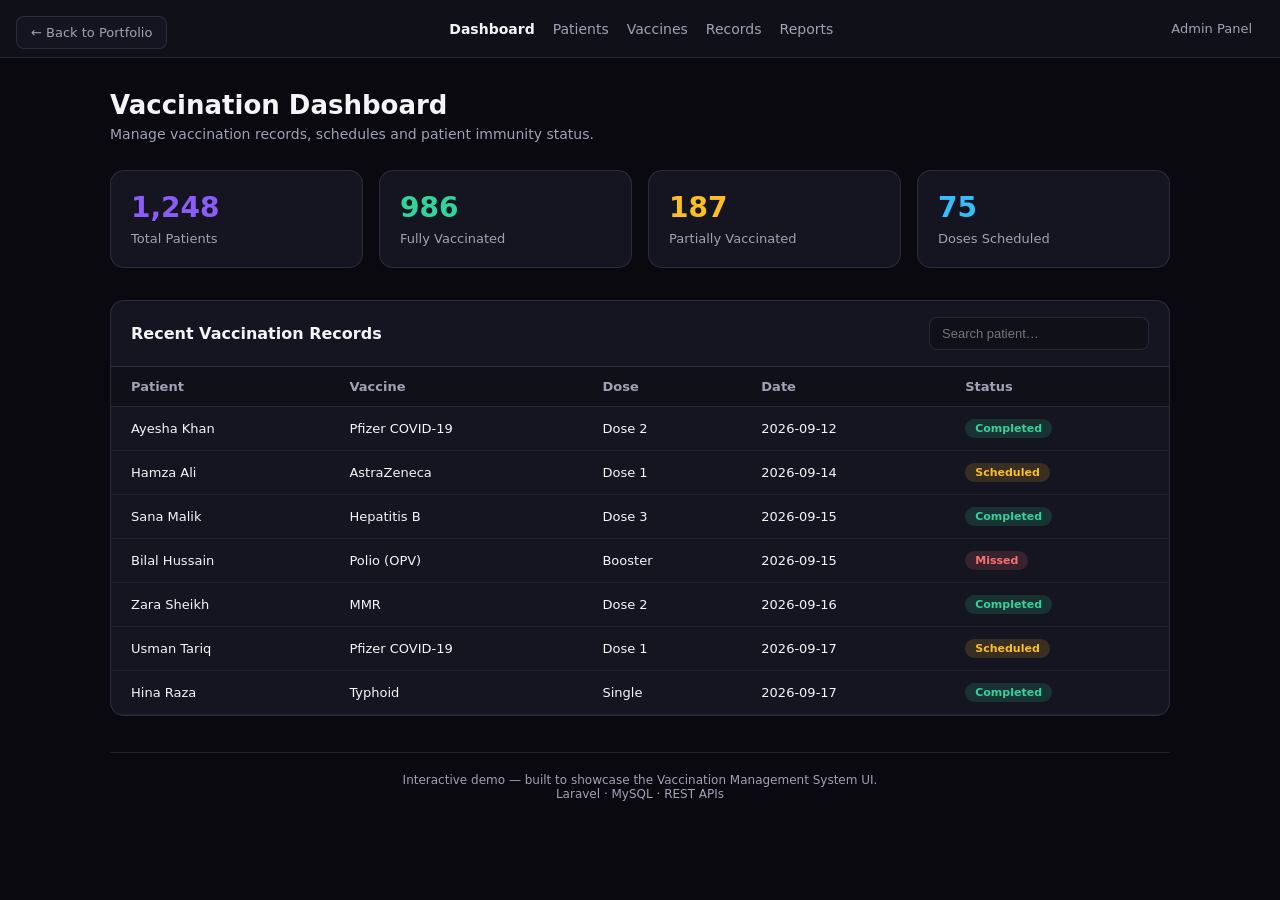
<file: demos/vaccination-system.html>
<!DOCTYPE html>
<html lang="en">
<head>
<meta charset="UTF-8">
<meta name="viewport" content="width=device-width, initial-scale=1.0">
<title>Vaccination Management System — Demo</title>
<style>
*,*::before,*::after{margin:0;padding:0;box-sizing:border-box}
:root{--bg:#09090F;--bg2:#101019;--card:#151522;--accent:#8B5CF6;--accent2:#38BDF8;--text:#F5F5F7;--muted:#A1A1B5;--border:rgba(255,255,255,.1);--ok:#34D399;--warn:#FBBF24;--bad:#F87171}
body{font-family:'Segoe UI',system-ui,sans-serif;background:var(--bg);color:var(--text);min-height:100vh}
a{color:inherit;text-decoration:none}
.back{position:fixed;top:16px;left:16px;z-index:10;display:inline-flex;align-items:center;gap:6px;padding:8px 14px;border-radius:8px;background:var(--card);border:1px solid var(--border);font-size:13px;color:var(--muted);transition:.2s}
.back:hover{color:var(--text);border-color:var(--accent)}
.topbar{background:var(--bg2);border-bottom:1px solid var(--border);padding:18px 28px;display:flex;align-items:center;justify-content:space-between;flex-wrap:wrap;gap:12px}
.logo{font-weight:700;font-size:18px;background:linear-gradient(135deg,#A78BFA,#38BDF8);-webkit-background-clip:text;background-clip:text;color:transparent}
.topbar nav{display:flex;gap:18px;font-size:14px;color:var(--muted)}
.topbar nav span.active{color:var(--text);font-weight:600}
.wrap{max-width:1100px;margin:0 auto;padding:32px 20px}
h1{font-size:26px;margin-bottom:6px}
.sub{color:var(--muted);font-size:14px;margin-bottom:28px}
.stats{display:grid;grid-template-columns:repeat(auto-fit,minmax(180px,1fr));gap:16px;margin-bottom:32px}
.stat{background:var(--card);border:1px solid var(--border);border-radius:14px;padding:20px}
.stat b{display:block;font-size:28px;margin-bottom:4px}
.stat span{color:var(--muted);font-size:13px}
.stat.v b{color:var(--accent)} .stat.g b{color:var(--ok)} .stat.y b{color:var(--warn)} .stat.b b{color:var(--accent2)}
.panel{background:var(--card);border:1px solid var(--border);border-radius:14px;overflow:hidden;margin-bottom:28px}
.panel-head{padding:16px 20px;border-bottom:1px solid var(--border);display:flex;justify-content:space-between;align-items:center;flex-wrap:wrap;gap:10px}
.panel-head h2{font-size:16px}
.search{background:var(--bg2);border:1px solid var(--border);border-radius:8px;padding:8px 12px;color:var(--text);font-size:13px;width:220px;outline:none}
.search:focus{border-color:var(--accent)}
table{width:100%;border-collapse:collapse;font-size:13px}
th{text-align:left;padding:12px 20px;color:var(--muted);font-weight:600;border-bottom:1px solid var(--border);background:var(--bg2)}
td{padding:12px 20px;border-bottom:1px solid rgba(255,255,255,.05)}
tr:hover td{background:rgba(139,92,246,.05)}
.badge{display:inline-block;padding:3px 10px;border-radius:20px;font-size:11px;font-weight:600}
.badge.done{background:rgba(52,211,153,.15);color:var(--ok)}
.badge.pend{background:rgba(251,191,36,.15);color:var(--warn)}
.badge.skip{background:rgba(248,113,113,.15);color:var(--bad)}
.demo-note{margin-top:36px;text-align:center;color:var(--muted);font-size:12px;border-top:1px solid var(--border);padding-top:20px}
@media(max-width:640px){.topbar nav{display:none}table{font-size:12px}th,td{padding:10px 12px}.search{width:140px}}
</style>
</head>
<body>
<a class="back" href="../index.html#projects">&larr; Back to Portfolio</a>

<header class="topbar">
    <div class="logo">VaxCare</div>
    <nav>
        <span class="active">Dashboard</span>
        <span>Patients</span>
        <span>Vaccines</span>
        <span>Records</span>
        <span>Reports</span>
    </nav>
    <span style="font-size:13px;color:var(--muted)">Admin Panel</span>
</header>

<main class="wrap">
    <h1>Vaccination Dashboard</h1>
    <p class="sub">Manage vaccination records, schedules and patient immunity status.</p>

    <section class="stats">
        <div class="stat v"><b>1,248</b><span>Total Patients</span></div>
        <div class="stat g"><b>986</b><span>Fully Vaccinated</span></div>
        <div class="stat y"><b>187</b><span>Partially Vaccinated</span></div>
        <div class="stat b"><b>75</b><span>Doses Scheduled</span></div>
    </section>

    <section class="panel">
        <div class="panel-head">
            <h2>Recent Vaccination Records</h2>
            <input class="search" type="text" placeholder="Search patient…" id="q" oninput="filter()">
        </div>
        <div style="overflow-x:auto">
            <table id="tbl">
                <thead><tr><th>Patient</th><th>Vaccine</th><th>Dose</th><th>Date</th><th>Status</th></tr></thead>
                <tbody>
                    <tr><td>Ayesha Khan</td><td>Pfizer COVID-19</td><td>Dose 2</td><td>2026-09-12</td><td><span class="badge done">Completed</span></td></tr>
                    <tr><td>Hamza Ali</td><td>AstraZeneca</td><td>Dose 1</td><td>2026-09-14</td><td><span class="badge pend">Scheduled</span></td></tr>
                    <tr><td>Sana Malik</td><td>Hepatitis B</td><td>Dose 3</td><td>2026-09-15</td><td><span class="badge done">Completed</span></td></tr>
                    <tr><td>Bilal Hussain</td><td>Polio (OPV)</td><td>Booster</td><td>2026-09-15</td><td><span class="badge skip">Missed</span></td></tr>
                    <tr><td>Zara Sheikh</td><td>MMR</td><td>Dose 2</td><td>2026-09-16</td><td><span class="badge done">Completed</span></td></tr>
                    <tr><td>Usman Tariq</td><td>Pfizer COVID-19</td><td>Dose 1</td><td>2026-09-17</td><td><span class="badge pend">Scheduled</span></td></tr>
                    <tr><td>Hina Raza</td><td>Typhoid</td><td>Single</td><td>2026-09-17</td><td><span class="badge done">Completed</span></td></tr>
                </tbody>
            </table>
        </div>
    </section>

    <p class="demo-note">Interactive demo — built to showcase the Vaccination Management System UI.<br>Laravel · MySQL · REST APIs</p>
</main>

<script>
function filter(){
    var q=document.getElementById('q').value.toLowerCase();
    document.querySelectorAll('#tbl tbody tr').forEach(function(r){
        r.style.display=r.textContent.toLowerCase().includes(q)?'':'none';
    });
}
</script>
</body>
</html>
</file>
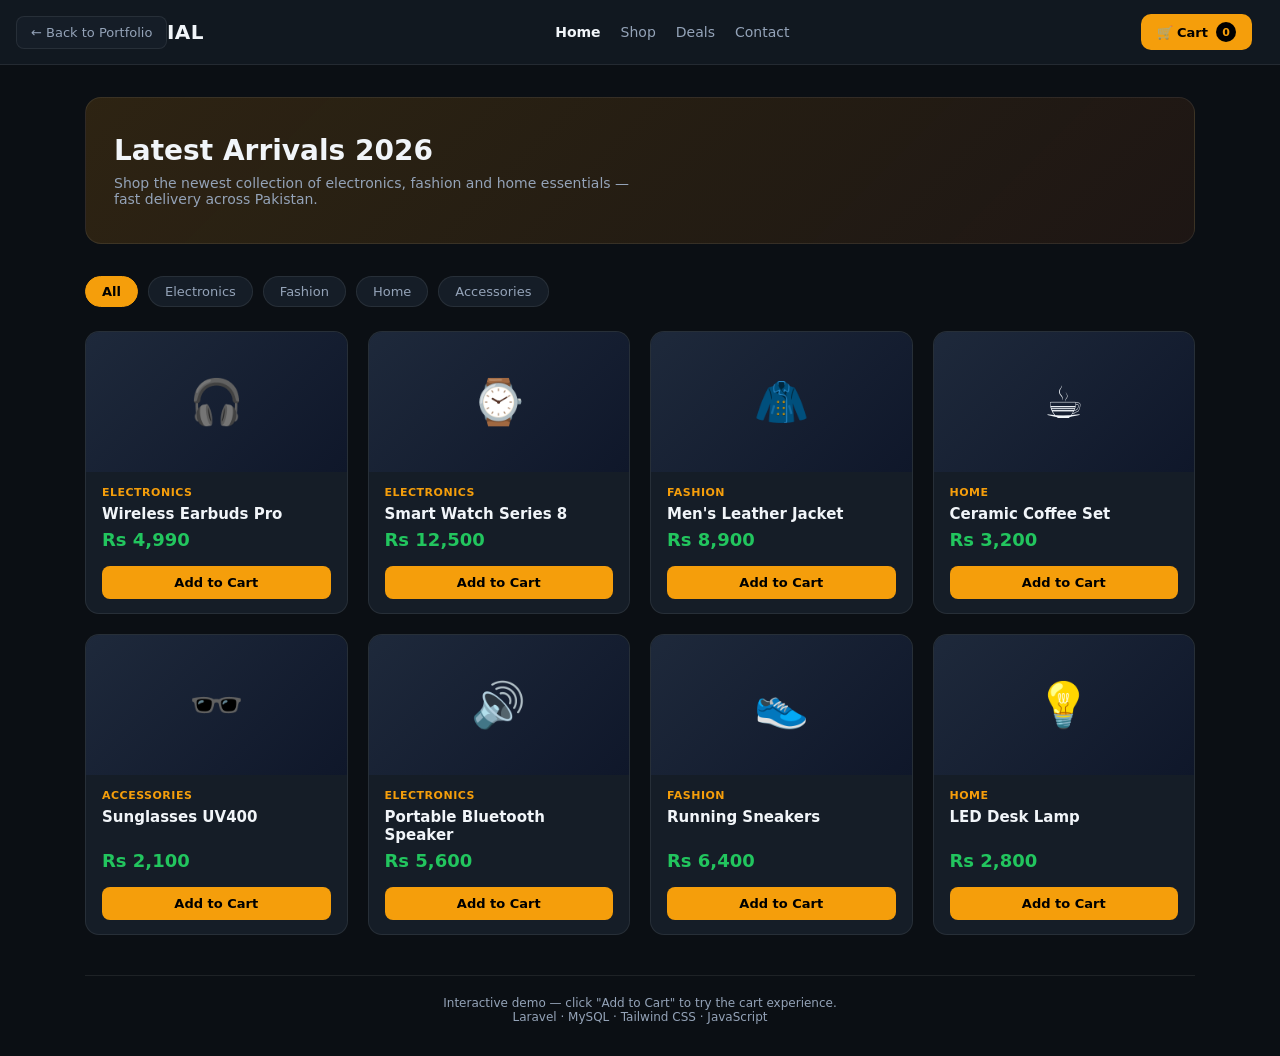
<file: demos/valencia-dial.html>
<!DOCTYPE html>
<html lang="en">
<head>
<meta charset="UTF-8">
<meta name="viewport" content="width=device-width, initial-scale=1.0">
<title>Valencia Dial — E-commerce Demo</title>
<style>
*,*::before,*::after{margin:0;padding:0;box-sizing:border-box}
:root{--bg:#0b0f14;--bg2:#111820;--card:#151d27;--accent:#f59e0b;--accent2:#f97316;--text:#f1f5f9;--muted:#94a3b8;--border:rgba(255,255,255,.08);--ok:#22c55e}
body{font-family:'Segoe UI',system-ui,sans-serif;background:var(--bg);color:var(--text);min-height:100vh}
a{color:inherit;text-decoration:none}
button{font-family:inherit;cursor:pointer;border:none;background:none;color:inherit}
.back{position:fixed;top:16px;left:16px;z-index:20;display:inline-flex;align-items:center;gap:6px;padding:8px 14px;border-radius:8px;background:var(--card);border:1px solid var(--border);font-size:13px;color:var(--muted);transition:.2s}
.back:hover{color:var(--text);border-color:var(--accent)}
.topbar{background:var(--bg2);border-bottom:1px solid var(--border);padding:14px 28px;display:flex;align-items:center;justify-content:space-between;gap:14px;flex-wrap:wrap}
.logo{font-weight:800;font-size:20px;color:var(--accent);letter-spacing:.5px}
.logo span{color:var(--text)}
nav{display:flex;gap:20px;font-size:14px;color:var(--muted)}
nav .active{color:var(--text);font-weight:600}
.cart-btn{display:inline-flex;align-items:center;gap:8px;padding:8px 16px;border-radius:10px;background:var(--accent);color:#000;font-weight:700;font-size:13px}
.cart-btn .count{background:#000;color:var(--accent);border-radius:50%;width:20px;height:20px;display:inline-flex;align-items:center;justify-content:center;font-size:11px}
.wrap{max-width:1150px;margin:0 auto;padding:32px 20px}
.hero{background:linear-gradient(135deg,rgba(245,158,11,.15),rgba(249,115,22,.08));border:1px solid var(--border);border-radius:16px;padding:36px 28px;margin-bottom:32px}
.hero h1{font-size:28px;margin-bottom:8px}
.hero p{color:var(--muted);font-size:14px;max-width:520px}
.filters{display:flex;gap:10px;flex-wrap:wrap;margin-bottom:24px}
.chip{padding:7px 16px;border-radius:20px;border:1px solid var(--border);font-size:13px;color:var(--muted);background:var(--card);transition:.2s}
.chip.active,.chip:hover{background:var(--accent);color:#000;border-color:var(--accent);font-weight:600}
.grid{display:grid;grid-template-columns:repeat(auto-fill,minmax(220px,1fr));gap:20px;margin-bottom:40px}
.prod{background:var(--card);border:1px solid var(--border);border-radius:14px;overflow:hidden;transition:.25s;display:flex;flex-direction:column}
.prod:hover{transform:translateY(-4px);border-color:var(--accent);box-shadow:0 12px 30px rgba(0,0,0,.4)}
.thumb{height:140px;display:flex;align-items:center;justify-content:center;font-size:44px;background:linear-gradient(135deg,#1e293b,#0f172a)}
.prod-body{padding:14px 16px;display:flex;flex-direction:column;gap:6px;flex:1}
.prod-body h3{font-size:15px}
.prod-body .cat{font-size:11px;color:var(--accent);text-transform:uppercase;letter-spacing:.5px;font-weight:700}
.price{font-size:18px;font-weight:800;color:var(--ok);margin-top:auto}
.add{margin-top:10px;width:100%;padding:9px;border-radius:8px;background:var(--accent);color:#000;font-weight:700;font-size:13px;transition:.2s}
.add:hover{background:var(--accent2)}
.drawer{position:fixed;top:0;right:-380px;width:360px;max-width:90vw;height:100vh;background:var(--bg2);border-left:1px solid var(--border);z-index:30;transition:right .3s;display:flex;flex-direction:column}
.drawer.open{right:0}
.drawer-head{padding:18px 20px;border-bottom:1px solid var(--border);display:flex;justify-content:space-between;align-items:center}
.drawer-head h2{font-size:16px}
.close{font-size:20px;color:var(--muted)}
.drawer-body{flex:1;overflow-y:auto;padding:14px 20px}
.ci{display:flex;justify-content:space-between;align-items:center;padding:10px 0;border-bottom:1px solid var(--border);font-size:13px}
.ci .rm{color:#f87171;font-size:16px}
.drawer-foot{padding:16px 20px;border-top:1px solid var(--border)}
.total{display:flex;justify-content:space-between;font-weight:700;margin-bottom:12px}
.checkout{width:100%;padding:12px;border-radius:10px;background:var(--accent);color:#000;font-weight:800;font-size:14px}
.empty{color:var(--muted);font-size:13px;text-align:center;padding:30px 0}
.demo-note{margin-top:20px;text-align:center;color:var(--muted);font-size:12px;border-top:1px solid var(--border);padding-top:20px}
</style>
</head>
<body>
<a class="back" href="../index.html#projects">&larr; Back to Portfolio</a>

<header class="topbar">
    <div class="logo">VALENCIA <span>DIAL</span></div>
    <nav><span class="active">Home</span><span>Shop</span><span>Deals</span><span>Contact</span></nav>
    <button class="cart-btn" onclick="document.getElementById('drawer').classList.add('open')">🛒 Cart <span class="count" id="cnt">0</span></button>
</header>

<main class="wrap">
    <section class="hero">
        <h1>Latest Arrivals 2026</h1>
        <p>Shop the newest collection of electronics, fashion and home essentials — fast delivery across Pakistan.</p>
    </section>

    <div class="filters">
        <button class="chip active">All</button>
        <button class="chip">Electronics</button>
        <button class="chip">Fashion</button>
        <button class="chip">Home</button>
        <button class="chip">Accessories</button>
    </div>

    <section class="grid" id="grid"></section>

    <p class="demo-note">Interactive demo — click "Add to Cart" to try the cart experience.<br>Laravel · MySQL · Tailwind CSS · JavaScript</p>
</main>

<aside class="drawer" id="drawer">
    <div class="drawer-head"><h2>Your Cart</h2><button class="close" onclick="document.getElementById('drawer').classList.remove('open')">&times;</button></div>
    <div class="drawer-body" id="items"><p class="empty">Your cart is empty.</p></div>
    <div class="drawer-foot">
        <div class="total"><span>Total</span><span id="total">Rs 0</span></div>
        <button class="checkout" onclick="alert('Demo checkout — no real payment.')">Proceed to Checkout</button>
    </div>
</aside>

<script>
var products=[
 {n:"Wireless Earbuds Pro",c:"Electronics",p:4990,e:"🎧"},
 {n:"Smart Watch Series 8",c:"Electronics",p:12500,e:"⌚"},
 {n:"Men's Leather Jacket",c:"Fashion",p:8900,e:"🧥"},
 {n:"Ceramic Coffee Set",c:"Home",p:3200,e:"☕"},
 {n:"Sunglasses UV400",c:"Accessories",p:2100,e:"🕶️"},
 {n:"Portable Bluetooth Speaker",c:"Electronics",p:5600,e:"🔊"},
 {n:"Running Sneakers",c:"Fashion",p:6400,e:"👟"},
 {n:"LED Desk Lamp",c:"Home",p:2800,e:"💡"}
];
var cart=[];
function render(){
 var g=document.getElementById('grid');g.innerHTML='';
 products.forEach(function(p,i){
  var d=document.createElement('div');d.className='prod';
  d.innerHTML='<div class="thumb">'+p.e+'</div><div class="prod-body"><span class="cat">'+p.c+'</span><h3>'+p.n+'</h3><span class="price">Rs '+p.p.toLocaleString()+'</span><button class="add" onclick="add('+i+')">Add to Cart</button></div>';
  g.appendChild(d);
 });
}
function add(i){cart.push(products[i]);draw()}
function rm(i){cart.splice(i,1);draw()}
function draw(){
 var b=document.getElementById('items');document.getElementById('cnt').textContent=cart.length;
 if(!cart.length){b.innerHTML='<p class="empty">Your cart is empty.</p>';document.getElementById('total').textContent='Rs 0';return}
 b.innerHTML='';var t=0;
 cart.forEach(function(p,i){t+=p.p;var d=document.createElement('div');d.className='ci';d.innerHTML='<span>'+p.n+'</span><span>Rs '+p.p.toLocaleString()+' <button class="rm" onclick="rm('+i+')">&times;</button></span>';b.appendChild(d)});
 document.getElementById('total').textContent='Rs '+t.toLocaleString();
}
render();
</script>
</body>
</html>
</file>
<file: style.css>
/* ============================================================
   OBSIDIAN VIOLET — Digital Craftsmanship
   Muhammad Muneeb | Premium Developer Portfolio
   ============================================================ */

/* ---------- 1. RESET & BASE ---------- */
*,
*::before,
*::after {
    margin: 0;
    padding: 0;
    box-sizing: border-box;
}

:root {
    /* Colors */
    --bg-main: #09090F;
    --bg-secondary: #101019;
    --bg-card: #151522;
    --accent-primary: #8B5CF6;
    --accent-secondary: #38BDF8;
    --text-main: #F5F5F7;
    --text-muted: #A1A1B5;
    --border-color: rgba(255, 255, 255, 0.10);

    /* Gradients */
    --gradient-primary: linear-gradient(135deg, #8B5CF6 0%, #38BDF8 100%);
    --gradient-text: linear-gradient(135deg, #A78BFA 0%, #38BDF8 100%);
    --gradient-glow: radial-gradient(circle at center, rgba(139, 92, 246, 0.35), transparent 70%);

    /* Shadows */
    --shadow-sm: 0 4px 12px rgba(0, 0, 0, 0.25);
    --shadow-md: 0 10px 30px rgba(0, 0, 0, 0.35);
    --shadow-glow: 0 0 40px rgba(139, 92, 246, 0.25);

    /* Typography */
    --font-body: 'Inter', -apple-system, BlinkMacSystemFont, 'Segoe UI', sans-serif;
    --font-heading: 'Space Grotesk', 'Inter', sans-serif;

    /* Layout */
    --container-max: 1200px;
    --nav-height: 72px;
    --radius-sm: 8px;
    --radius-md: 14px;
    --radius-lg: 20px;

    /* Transitions */
    --transition: 0.3s cubic-bezier(0.4, 0, 0.2, 1);
}

html {
    scroll-behavior: smooth;
    scroll-padding-top: var(--nav-height);
}

body {
    font-family: var(--font-body);
    background-color: var(--bg-main);
    color: var(--text-main);
    line-height: 1.65;
    font-size: 16px;
    overflow-x: hidden;
    -webkit-font-smoothing: antialiased;
    -moz-osx-font-smoothing: grayscale;
}

/* Subtle grid background */
body::before {
    content: '';
    position: fixed;
    inset: 0;
    background-image:
        linear-gradient(rgba(255, 255, 255, 0.02) 1px, transparent 1px),
        linear-gradient(90deg, rgba(255, 255, 255, 0.02) 1px, transparent 1px);
    background-size: 60px 60px;
    pointer-events: none;
    z-index: 0;
}

img {
    max-width: 100%;
    display: block;
}

a {
    color: inherit;
    text-decoration: none;
    transition: color var(--transition);
}

ul {
    list-style: none;
}

button {
    font-family: inherit;
    cursor: pointer;
    border: none;
    background: none;
    color: inherit;
}

/* Focus states */
a:focus-visible,
button:focus-visible,
input:focus-visible,
textarea:focus-visible {
    outline: 2px solid var(--accent-primary);
    outline-offset: 3px;
    border-radius: var(--radius-sm);
}

/* ---------- 2. LAYOUT HELPERS ---------- */
.container {
    max-width: var(--container-max);
    margin: 0 auto;
    padding: 0 24px;
    position: relative;
    z-index: 1;
}

.section {
    padding: 100px 0;
    position: relative;
}

.section-alt {
    background-color: var(--bg-secondary);
}

.section-header {
    text-align: center;
    margin-bottom: 60px;
}

.section-tag {
    display: inline-block;
    font-family: var(--font-heading);
    font-size: 0.8rem;
    font-weight: 600;
    letter-spacing: 0.15em;
    text-transform: uppercase;
    color: var(--accent-secondary);
    padding: 6px 16px;
    border: 1px solid var(--border-color);
    border-radius: 100px;
    background: rgba(56, 189, 248, 0.06);
    margin-bottom: 18px;
}

.section-title {
    font-family: var(--font-heading);
    font-size: clamp(1.8rem, 4vw, 2.75rem);
    font-weight: 700;
    line-height: 1.2;
    letter-spacing: -0.02em;
    max-width: 720px;
    margin: 0 auto;
}

.gradient-text {
    background: var(--gradient-text);
    -webkit-background-clip: text;
    background-clip: text;
    -webkit-text-fill-color: transparent;
}

/* ---------- 3. BUTTONS ---------- */
.btn {
    display: inline-flex;
    align-items: center;
    justify-content: center;
    gap: 8px;
    padding: 13px 28px;
    font-family: var(--font-heading);
    font-size: 0.95rem;
    font-weight: 600;
    border-radius: var(--radius-sm);
    cursor: pointer;
    transition: transform var(--transition), box-shadow var(--transition), background var(--transition), color var(--transition);
    border: 1px solid transparent;
    white-space: nowrap;
    line-height: 1;
}

.btn-primary {
    background: var(--gradient-primary);
    color: #fff;
    box-shadow: 0 8px 24px rgba(139, 92, 246, 0.30);
}

.btn-primary:hover {
    transform: translateY(-2px);
    box-shadow: 0 12px 32px rgba(139, 92, 246, 0.45);
}

.btn-outline {
    background: transparent;
    color: var(--text-main);
    border-color: var(--border-color);
}

.btn-outline:hover {
    border-color: var(--accent-primary);
    background: rgba(139, 92, 246, 0.08);
    transform: translateY(-2px);
}

.btn-small {
    padding: 9px 18px;
    font-size: 0.85rem;
}

.btn-full {
    width: 100%;
}

.btn:disabled {
    opacity: 0.6;
    cursor: not-allowed;
    transform: none !important;
    box-shadow: none;
}

/* ---------- 4. SCROLL PROGRESS ---------- */
.scroll-progress {
    position: fixed;
    top: 0;
    left: 0;
    height: 3px;
    width: 0%;
    background: var(--gradient-primary);
    z-index: 1000;
    transition: width 0.1s linear;
}

/* ---------- 5. CURSOR GLOW ---------- */
.cursor-glow {
    position: fixed;
    width: 380px;
    height: 380px;
    border-radius: 50%;
    background: var(--gradient-glow);
    pointer-events: none;
    transform: translate(-50%, -50%);
    opacity: 0;
    transition: opacity 0.4s ease;
    z-index: 0;
    filter: blur(60px);
}

.cursor-glow.visible {
    opacity: 1;
}

/* ---------- 6. NAVBAR ---------- */
.navbar {
    position: fixed;
    top: 0;
    left: 0;
    width: 100%;
    height: var(--nav-height);
    z-index: 900;
    background: transparent;
    transition: background var(--transition), backdrop-filter var(--transition), border-color var(--transition);
    border-bottom: 1px solid transparent;
}

.navbar.scrolled {
    background: rgba(9, 9, 15, 0.85);
    backdrop-filter: blur(16px);
    -webkit-backdrop-filter: blur(16px);
    border-bottom-color: var(--border-color);
}

.nav-container {
    display: flex;
    align-items: center;
    justify-content: space-between;
    height: 100%;
}

.logo {
    font-family: var(--font-heading);
    font-size: 1.15rem;
    font-weight: 700;
    letter-spacing: 0.02em;
    color: var(--text-main);
}

.logo-dot {
    color: var(--accent-primary);
}

.nav-menu {
    display: flex;
    align-items: center;
    gap: 32px;
}

.nav-list {
    display: flex;
    align-items: center;
    gap: 28px;
}

.nav-link {
    font-size: 0.9rem;
    font-weight: 500;
    color: var(--text-muted);
    position: relative;
    padding: 6px 0;
}

.nav-link::after {
    content: '';
    position: absolute;
    bottom: 0;
    left: 0;
    width: 0;
    height: 2px;
    background: var(--gradient-primary);
    transition: width var(--transition);
    border-radius: 2px;
}

.nav-link:hover,
.nav-link.active {
    color: var(--text-main);
}

.nav-link:hover::after,
.nav-link.active::after {
    width: 100%;
}

.nav-cta {
    padding: 10px 22px;
    font-size: 0.88rem;
}

/* Nav actions group (theme toggle + hamburger) */
.nav-actions {
    display: flex;
    align-items: center;
    gap: 10px;
}

/* Theme toggle */
.theme-toggle {
    display: inline-flex;
    align-items: center;
    justify-content: center;
    width: 40px;
    height: 40px;
    border-radius: var(--radius-sm);
    border: 1px solid var(--border-color);
    background: rgba(255, 255, 255, 0.04);
    color: var(--text-main);
    cursor: pointer;
    transition: background var(--transition), border-color var(--transition), color var(--transition), transform var(--transition);
    z-index: 1001;
}

.theme-toggle:hover {
    border-color: var(--accent-primary);
    color: var(--accent-primary);
    transform: rotate(15deg);
}

.theme-toggle .icon-sun { display: none; }
html[data-theme="light"] .theme-toggle .icon-sun { display: block; }
html[data-theme="light"] .theme-toggle .icon-moon { display: none; }

/* Hamburger */
.hamburger {
    display: none;
    flex-direction: column;
    justify-content: space-between;
    width: 26px;
    height: 20px;
    background: transparent;
    z-index: 1001;
}

.hamburger .bar {
    display: block;
    width: 100%;
    height: 2px;
    background: var(--text-main);
    border-radius: 2px;
    transition: transform var(--transition), opacity var(--transition);
}

.hamburger.active .bar:nth-child(1) {
    transform: translateY(9px) rotate(45deg);
}

.hamburger.active .bar:nth-child(2) {
    opacity: 0;
}

.hamburger.active .bar:nth-child(3) {
    transform: translateY(-9px) rotate(-45deg);
}

/* ---------- 7. HERO ---------- */
.hero {
    padding-top: calc(var(--nav-height) + 70px);
    padding-bottom: 100px;
    min-height: 100vh;
    display: flex;
    align-items: center;
}

.hero-grid {
    display: grid;
    grid-template-columns: 1.15fr 1fr;
    gap: 70px;
    align-items: center;
}

.hero-content {
    max-width: 620px;
}

.badge {
    display: inline-flex;
    align-items: center;
    gap: 8px;
    font-size: 0.82rem;
    font-weight: 500;
    color: var(--text-muted);
    padding: 7px 16px;
    border: 1px solid var(--border-color);
    border-radius: 100px;
    background: rgba(255, 255, 255, 0.03);
    margin-bottom: 26px;
}

.badge.hidden {
    display: none;
}

.badge-dot {
    width: 8px;
    height: 8px;
    border-radius: 50%;
    background: #22C55E;
    box-shadow: 0 0 10px #22C55E;
    animation: pulse-dot 2s infinite;
}

@keyframes pulse-dot {
    0%, 100% { opacity: 1; }
    50% { opacity: 0.4; }
}

.hero-title {
    font-family: var(--font-heading);
    font-size: clamp(2.2rem, 5.5vw, 3.9rem);
    font-weight: 700;
    line-height: 1.1;
    letter-spacing: -0.03em;
    margin-bottom: 24px;
}

.hero-description {
    font-size: 1.05rem;
    color: var(--text-muted);
    max-width: 540px;
    margin-bottom: 36px;
}

.hero-description strong {
    color: var(--text-main);
    font-weight: 600;
}

.hero-actions {
    display: flex;
    flex-wrap: wrap;
    gap: 16px;
    margin-bottom: 32px;
}

.hero-socials {
    display: flex;
    gap: 14px;
}

.social-link {
    display: inline-flex;
    align-items: center;
    justify-content: center;
    width: 44px;
    height: 44px;
    border-radius: var(--radius-sm);
    border: 1px solid var(--border-color);
    color: var(--text-muted);
    background: rgba(255, 255, 255, 0.02);
    transition: all var(--transition);
}

.social-link:hover {
    color: var(--text-main);
    border-color: var(--accent-primary);
    background: rgba(139, 92, 246, 0.1);
    transform: translateY(-3px);
}

/* Hero visual */
.hero-visual {
    position: relative;
    display: flex;
    justify-content: center;
    align-items: center;
    min-height: 520px;
}

.profile-wrapper {
    position: relative;
    width: 360px;
    height: 360px;
    border-radius: 50%;
    display: flex;
    align-items: center;
    justify-content: center;
}

.profile-wrapper::before {
    content: '';
    position: absolute;
    inset: -25px;
    border-radius: 50%;
    background: var(--gradient-glow);
    filter: blur(30px);
    z-index: -1;
}

.profile-photo {
    width: 100%;
    height: 100%;
    flex-shrink: 0;
    aspect-ratio: 1 / 1;
    border-radius: 50%;
    object-fit: cover;
    object-position: 50% 18%;
    border: 2px solid var(--border-color);
    box-shadow: 0 0 0 10px rgba(139, 92, 246, 0.06), 0 0 60px rgba(139, 92, 246, 0.25);
    display: block;
}

/* Floating tech badges */
.float-badge {
    position: absolute;
    font-family: var(--font-heading);
    font-size: 0.75rem;
    font-weight: 600;
    padding: 8px 16px;
    border-radius: 100px;
    background: rgba(21, 21, 34, 0.9);
    border: 1px solid var(--border-color);
    color: var(--text-main);
    backdrop-filter: blur(10px);
    box-shadow: var(--shadow-sm);
    animation: float 6s ease-in-out infinite;
}

.fb-1 { top: 5%; left: -12%; animation-delay: 0s; color: #FF2D20; }
.fb-2 { top: 15%; right: -14%; animation-delay: 1.5s; color: #42A5F5; }
.fb-3 { bottom: 18%; left: -16%; animation-delay: 3s; color: #8993BE; }
.fb-4 { bottom: 6%; right: -10%; animation-delay: 4.5s; color: #00758F; }

@keyframes float {
    0%, 100% { transform: translateY(0); }
    50% { transform: translateY(-12px); }
}

/* Code panel */
.code-panel {
    position: absolute;
    bottom: -30px;
    right: -20px;
    background: rgba(16, 16, 25, 0.92);
    border: 1px solid var(--border-color);
    border-radius: var(--radius-md);
    padding: 16px 20px;
    font-family: 'JetBrains Mono', 'Fira Code', monospace;
    font-size: 0.78rem;
    line-height: 1.7;
    box-shadow: var(--shadow-md);
    backdrop-filter: blur(12px);
    max-width: 260px;
    z-index: 2;
}

.code-dots {
    display: flex;
    gap: 6px;
    margin-bottom: 12px;
}

.code-dots span {
    width: 10px;
    height: 10px;
    border-radius: 50%;
}

.code-dots span:nth-child(1) { background: #FF5F56; }
.code-dots span:nth-child(2) { background: #FFBD2E; }
.code-dots span:nth-child(3) { background: #27C93F; }

.code-panel pre {
    white-space: pre;
    overflow-x: auto;
}

.code-panel code {
    color: var(--text-muted);
}

.c-keyword { color: #C792EA; }
.c-class { color: #FFCB6B; }
.c-fn { color: #82AAFF; }
.c-string { color: #C3E88D; }

/* ---------- 8. ABOUT ---------- */
.about-grid {
    display: grid;
    grid-template-columns: 1.4fr 1fr;
    gap: 60px;
    align-items: start;
}

.about-text p {
    color: var(--text-muted);
    margin-bottom: 18px;
    font-size: 1.02rem;
}

.about-text strong {
    color: var(--text-main);
    font-weight: 600;
}

.about-interests {
    display: grid;
    grid-template-columns: repeat(2, 1fr);
    gap: 12px;
    margin-top: 28px;
}

.about-interests li {
    position: relative;
    padding-left: 26px;
    font-size: 0.95rem;
    color: var(--text-main);
}

.about-interests li::before {
    content: '▹';
    position: absolute;
    left: 0;
    color: var(--accent-primary);
    font-weight: 700;
}

.about-stats {
    display: flex;
    flex-direction: column;
    gap: 18px;
}

.stat-card {
    background: var(--bg-card);
    border: 1px solid var(--border-color);
    border-radius: var(--radius-md);
    padding: 24px;
    transition: transform var(--transition), border-color var(--transition), box-shadow var(--transition);
}

.stat-card:hover {
    transform: translateY(-4px);
    border-color: rgba(139, 92, 246, 0.4);
    box-shadow: var(--shadow-glow);
}

.stat-icon {
    font-size: 1.6rem;
    display: block;
    margin-bottom: 10px;
}

.stat-card h3 {
    font-family: var(--font-heading);
    font-size: 1.05rem;
    font-weight: 600;
    margin-bottom: 6px;
}

.stat-card p {
    font-size: 0.88rem;
    color: var(--text-muted);
}

/* ---------- 9. SKILLS ---------- */
.skills-grid {
    display: grid;
    grid-template-columns: repeat(auto-fit, minmax(280px, 1fr));
    gap: 24px;
}

.skill-card {
    background: var(--bg-card);
    border: 1px solid var(--border-color);
    border-radius: var(--radius-md);
    padding: 30px 26px;
    transition: transform var(--transition), border-color var(--transition), box-shadow var(--transition);
    position: relative;
    overflow: hidden;
}

.skill-card::before {
    content: '';
    position: absolute;
    top: 0;
    left: 0;
    width: 100%;
    height: 3px;
    background: var(--gradient-primary);
    transform: scaleX(0);
    transform-origin: left;
    transition: transform var(--transition);
}

.skill-card:hover::before {
    transform: scaleX(1);
}

.skill-card:hover {
    transform: translateY(-6px);
    border-color: rgba(139, 92, 246, 0.35);
    box-shadow: var(--shadow-glow);
}

.skill-card-icon {
    font-size: 1.9rem;
    margin-bottom: 14px;
}

.skill-card h3 {
    font-family: var(--font-heading);
    font-size: 1.15rem;
    font-weight: 600;
    margin-bottom: 16px;
}

.skill-tags {
    display: flex;
    flex-wrap: wrap;
    gap: 8px;
}

.skill-tags span {
    font-size: 0.82rem;
    font-weight: 500;
    padding: 6px 14px;
    border-radius: 100px;
    background: rgba(139, 92, 246, 0.08);
    border: 1px solid rgba(139, 92, 246, 0.2);
    color: #C4B5FD;
}

/* ---------- 10. PROJECTS ---------- */
.projects-grid {
    display: grid;
    grid-template-columns: repeat(auto-fit, minmax(320px, 1fr));
    gap: 30px;
}

.project-card {
    background: var(--bg-card);
    border: 1px solid var(--border-color);
    border-radius: var(--radius-lg);
    overflow: hidden;
    transition: transform var(--transition), border-color var(--transition), box-shadow var(--transition);
    display: flex;
    flex-direction: column;
}

.project-card:hover {
    transform: translateY(-8px);
    border-color: rgba(139, 92, 246, 0.4);
    box-shadow: var(--shadow-glow);
}

.project-image {
    height: 200px;
    overflow: hidden;
    background:
        radial-gradient(120% 90% at 20% 0%, rgba(139, 92, 246, 0.22), transparent 62%),
        linear-gradient(135deg, #1a1a2e, #151522);
    position: relative;
}

/* Mock browser window standing in for a real screenshot */
.mock-window {
    position: absolute;
    inset: 18px 18px -26px;
    background: rgba(9, 9, 15, 0.72);
    border: 1px solid rgba(255, 255, 255, 0.09);
    border-radius: 12px 12px 0 0;
    overflow: hidden;
    box-shadow: 0 18px 40px rgba(0, 0, 0, 0.45);
    transition: transform 0.5s ease;
}

.project-card:hover .mock-window {
    transform: translateY(-6px);
}

.mock-bar {
    display: flex;
    align-items: center;
    gap: 5px;
    padding: 8px 10px;
    background: rgba(255, 255, 255, 0.05);
    border-bottom: 1px solid rgba(255, 255, 255, 0.07);
}

.mock-bar i {
    width: 7px;
    height: 7px;
    border-radius: 50%;
    display: block;
    flex-shrink: 0;
}

.mock-bar i:nth-child(1) { background: #ff5f56; }
.mock-bar i:nth-child(2) { background: #ffbd2e; }
.mock-bar i:nth-child(3) { background: #27c93f; }

.mock-bar u {
    flex: 1;
    height: 7px;
    margin-left: 8px;
    border-radius: 100px;
    background: rgba(255, 255, 255, 0.08);
}

.mock-body {
    display: grid;
    gap: 8px;
    padding: 10px;
    align-content: start;
}

.mock-line {
    display: block;
    height: 6px;
    border-radius: 100px;
    background: linear-gradient(90deg, rgba(139, 92, 246, 0.5), rgba(56, 189, 248, 0.18));
}

.mock-line.short {
    width: 55%;
    background: rgba(255, 255, 255, 0.1);
}

/* Variant 1 — record rows (Vaccination Management System) */
.mock-records .rec {
    display: flex;
    align-items: center;
    gap: 8px;
    padding: 6px 8px;
    background: rgba(255, 255, 255, 0.04);
    border: 1px solid rgba(255, 255, 255, 0.06);
    border-radius: 7px;
}

.mock-records .rec b {
    width: 16px;
    height: 16px;
    border-radius: 5px;
    background: rgba(139, 92, 246, 0.4);
    flex-shrink: 0;
}

.mock-records .rec .mock-line {
    flex: 1;
}

.mock-records .rec s {
    width: 34px;
    height: 6px;
    border-radius: 100px;
    background: rgba(56, 189, 248, 0.4);
    flex-shrink: 0;
}

/* Variant 2 — product grid (Valencia Dial) */
.mock-grid .mock-body {
    grid-template-columns: repeat(3, 1fr);
}

.mock-grid .prod {
    display: grid;
    gap: 7px;
    padding: 7px;
    background: rgba(255, 255, 255, 0.04);
    border: 1px solid rgba(255, 255, 255, 0.06);
    border-radius: 8px;
    align-content: start;
}

.mock-grid .thumb {
    display: block;
    height: 48px;
    border-radius: 6px;
    background: linear-gradient(135deg, rgba(139, 92, 246, 0.45), rgba(56, 189, 248, 0.25));
}

/* Variant 3 — sidebar + content (Laravel E-commerce) */
.mock-split .mock-body {
    grid-template-columns: 58px 1fr;
}

.mock-split .side {
    display: grid;
    gap: 7px;
    align-content: start;
    padding: 8px 7px;
    background: rgba(255, 255, 255, 0.04);
    border: 1px solid rgba(255, 255, 255, 0.06);
    border-radius: 8px;
}

.mock-split .main {
    display: grid;
    gap: 8px;
    align-content: start;
}

.mock-split .hero {
    display: block;
    height: 52px;
    border-radius: 8px;
    background: linear-gradient(135deg, rgba(139, 92, 246, 0.45), rgba(56, 189, 248, 0.25));
}

.project-image-label {
    position: absolute;
    left: 0;
    right: 0;
    bottom: 0;
    z-index: 2;
    padding: 30px 16px 12px;
    font-family: var(--font-heading);
    font-size: 0.72rem;
    font-weight: 600;
    letter-spacing: 0.16em;
    text-transform: uppercase;
    color: #c4b5fd;
    background: linear-gradient(to top, rgba(9, 9, 15, 0.96), rgba(9, 9, 15, 0));
    pointer-events: none;
}

.project-body {
    padding: 26px;
    display: flex;
    flex-direction: column;
    gap: 14px;
    flex: 1;
}

.project-body h3 {
    font-family: var(--font-heading);
    font-size: 1.2rem;
    font-weight: 600;
}

.project-body p {
    font-size: 0.93rem;
    color: var(--text-muted);
    flex: 1;
}

.project-tags {
    display: flex;
    flex-wrap: wrap;
    gap: 7px;
}

.project-tags span {
    font-size: 0.75rem;
    font-weight: 500;
    padding: 5px 12px;
    border-radius: 100px;
    background: rgba(56, 189, 248, 0.08);
    border: 1px solid rgba(56, 189, 248, 0.2);
    color: #7DD3FC;
}

.project-links {
    display: flex;
    flex-wrap: wrap;
    gap: 12px;
    margin-top: 6px;
}

/* ---------- 11. EDUCATION TIMELINE ---------- */
.timeline {
    position: relative;
    max-width: 780px;
    margin: 0 auto;
    padding-left: 40px;
}

.timeline::before {
    content: '';
    position: absolute;
    left: 8px;
    top: 8px;
    bottom: 8px;
    width: 2px;
    background: linear-gradient(180deg, var(--accent-primary), var(--accent-secondary), transparent);
    border-radius: 2px;
}

.timeline-item {
    position: relative;
    padding-bottom: 40px;
}

.timeline-item:last-child {
    padding-bottom: 0;
}

.timeline-marker {
    position: absolute;
    left: -40px;
    top: 6px;
    width: 18px;
    height: 18px;
    border-radius: 50%;
    background: var(--bg-main);
    border: 3px solid var(--accent-primary);
    box-shadow: 0 0 16px rgba(139, 92, 246, 0.6);
}

.timeline-content {
    background: var(--bg-card);
    border: 1px solid var(--border-color);
    border-radius: var(--radius-md);
    padding: 26px 28px;
    transition: transform var(--transition), border-color var(--transition), box-shadow var(--transition);
}

.timeline-content:hover {
    transform: translateX(6px);
    border-color: rgba(139, 92, 246, 0.4);
    box-shadow: var(--shadow-glow);
}

.timeline-status {
    display: inline-block;
    font-size: 0.72rem;
    font-weight: 600;
    letter-spacing: 0.08em;
    text-transform: uppercase;
    padding: 4px 12px;
    border-radius: 100px;
    margin-bottom: 12px;
}

.status-progress {
    background: rgba(56, 189, 248, 0.12);
    border: 1px solid rgba(56, 189, 248, 0.35);
    color: #7DD3FC;
}

.status-completed {
    background: rgba(34, 197, 94, 0.12);
    border: 1px solid rgba(34, 197, 94, 0.35);
    color: #86EFAC;
}

.timeline-content h3 {
    font-family: var(--font-heading);
    font-size: 1.15rem;
    font-weight: 600;
    margin-bottom: 6px;
}

.timeline-meta {
    font-size: 0.85rem;
    color: var(--accent-secondary);
    margin-bottom: 10px;
}

.timeline-content p:last-child {
    font-size: 0.93rem;
    color: var(--text-muted);
}

/* ---------- 12. SERVICES ---------- */
.services-grid {
    display: grid;
    grid-template-columns: repeat(auto-fit, minmax(280px, 1fr));
    gap: 24px;
}

.service-card {
    background: var(--bg-card);
    border: 1px solid var(--border-color);
    border-radius: var(--radius-md);
    padding: 32px 28px;
    transition: transform var(--transition), border-color var(--transition), box-shadow var(--transition);
    position: relative;
    overflow: hidden;
}

.service-card::after {
    content: '';
    position: absolute;
    inset: 0;
    background: radial-gradient(circle at top right, rgba(139, 92, 246, 0.08), transparent 60%);
    opacity: 0;
    transition: opacity var(--transition);
    pointer-events: none;
}

.service-card:hover::after {
    opacity: 1;
}

.service-card:hover {
    transform: translateY(-6px);
    border-color: rgba(139, 92, 246, 0.4);
    box-shadow: var(--shadow-glow);
}

.service-icon {
    font-size: 1.9rem;
    margin-bottom: 16px;
}

.service-card h3 {
    font-family: var(--font-heading);
    font-size: 1.1rem;
    font-weight: 600;
    margin-bottom: 12px;
}

.service-card p {
    font-size: 0.93rem;
    color: var(--text-muted);
}

/* ---------- 13. RESUME ---------- */
.resume-box {
    display: grid;
    grid-template-columns: 1.3fr 1fr;
    gap: 40px;
    align-items: center;
    background: linear-gradient(135deg, rgba(139, 92, 246, 0.10), rgba(56, 189, 248, 0.06));
    border: 1px solid var(--border-color);
    border-radius: var(--radius-lg);
    padding: 50px;
    position: relative;
    overflow: hidden;
}

.resume-box::before {
    content: '';
    position: absolute;
    top: -50%;
    right: -20%;
    width: 400px;
    height: 400px;
    background: var(--gradient-glow);
    filter: blur(60px);
    pointer-events: none;
}

.resume-desc {
    color: var(--text-muted);
    margin-top: 16px;
    max-width: 480px;
}

.resume-actions {
    display: flex;
    flex-direction: column;
    align-items: flex-start;
    gap: 14px;
}

.resume-note {
    font-size: 0.82rem;
    color: var(--text-muted);
}

.resume-note code {
    background: rgba(139, 92, 246, 0.12);
    border: 1px solid rgba(139, 92, 246, 0.25);
    padding: 3px 8px;
    border-radius: 6px;
    color: #C4B5FD;
    font-size: 0.8rem;
}

/* ---------- 14. CONTACT ---------- */
.contact-grid {
    display: grid;
    grid-template-columns: 1fr 1.3fr;
    gap: 60px;
    align-items: start;
}

.contact-info h3 {
    font-family: var(--font-heading);
    font-size: 1.5rem;
    font-weight: 600;
    margin-bottom: 6px;
}

.contact-role {
    color: var(--accent-secondary);
    font-size: 0.92rem;
    font-weight: 500;
    margin-bottom: 28px;
}

.contact-list {
    display: flex;
    flex-direction: column;
    gap: 18px;
    margin-bottom: 30px;
}

.contact-list li {
    display: flex;
    align-items: center;
    gap: 14px;
}

.contact-icon {
    display: inline-flex;
    align-items: center;
    justify-content: center;
    width: 42px;
    height: 42px;
    border-radius: var(--radius-sm);
    background: rgba(139, 92, 246, 0.1);
    border: 1px solid rgba(139, 92, 246, 0.25);
    font-size: 1.05rem;
    flex-shrink: 0;
}

.contact-list a {
    color: var(--text-main);
    font-size: 0.95rem;
    word-break: break-all;
}

.contact-list a:hover {
    color: var(--accent-primary);
}

.contact-note {
    font-size: 0.92rem;
    color: var(--text-muted);
    padding-left: 4px;
    border-left: 2px solid var(--accent-primary);
    padding: 4px 0 4px 16px;
}

/* Form */
.contact-form {
    background: var(--bg-card);
    border: 1px solid var(--border-color);
    border-radius: var(--radius-lg);
    padding: 36px;
    display: flex;
    flex-direction: column;
    gap: 20px;
}

.form-group {
    display: flex;
    flex-direction: column;
    gap: 8px;
}

.form-group label {
    font-size: 0.87rem;
    font-weight: 500;
    color: var(--text-main);
}

.form-group input,
.form-group textarea {
    background: rgba(9, 9, 15, 0.6);
    border: 1px solid var(--border-color);
    border-radius: var(--radius-sm);
    padding: 13px 16px;
    color: var(--text-main);
    font-family: inherit;
    font-size: 0.95rem;
    transition: border-color var(--transition), box-shadow var(--transition);
    resize: vertical;
}

.form-group input::placeholder,
.form-group textarea::placeholder {
    color: #6B6B7F;
}

.form-group input:focus,
.form-group textarea:focus {
    outline: none;
    border-color: var(--accent-primary);
    box-shadow: 0 0 0 3px rgba(139, 92, 246, 0.15);
}

.form-group input.invalid,
.form-group textarea.invalid {
    border-color: #EF4444;
    box-shadow: 0 0 0 3px rgba(239, 68, 68, 0.12);
}

.error-message {
    font-size: 0.8rem;
    color: #F87171;
    min-height: 1em;
    display: block;
}

.form-disclaimer {
    font-size: 0.8rem;
    color: var(--text-muted);
    text-align: center;
    line-height: 1.5;
}

.form-status {
    font-size: 0.9rem;
    text-align: center;
    min-height: 1.2em;
}

.form-status.success {
    color: #86EFAC;
}

.form-status.error {
    color: #F87171;
}

/* ---------- 15. FOOTER ---------- */
.footer {
    background: var(--bg-secondary);
    border-top: 1px solid var(--border-color);
    padding: 60px 0 0;
    position: relative;
    z-index: 1;
}

.footer-grid {
    display: grid;
    grid-template-columns: 1.5fr 1fr 1fr;
    gap: 40px;
    padding-bottom: 40px;
}

.footer-brand .logo {
    display: inline-block;
    margin-bottom: 14px;
}

.footer-brand p {
    font-size: 0.92rem;
    color: var(--text-muted);
    max-width: 320px;
}

.footer-nav,
.footer-social {
    display: flex;
    flex-direction: column;
    gap: 12px;
}

.footer-nav a,
.footer-social a {
    font-size: 0.92rem;
    color: var(--text-muted);
    width: fit-content;
}

.footer-nav a:hover,
.footer-social a:hover {
    color: var(--accent-primary);
    transform: translateX(3px);
}

.footer-bottom {
    display: flex;
    align-items: center;
    justify-content: space-between;
    padding: 24px 24px;
    border-top: 1px solid var(--border-color);
    font-size: 0.85rem;
    color: var(--text-muted);
}

.back-to-top {
    display: inline-flex;
    align-items: center;
    justify-content: center;
    width: 40px;
    height: 40px;
    flex-shrink: 0;
    border-radius: var(--radius-sm);
    border: 1px solid var(--border-color);
    background: rgba(255, 255, 255, 0.03);
    color: var(--text-muted);
    opacity: 0;
    visibility: hidden;
    transform: translateY(8px);
    transition: opacity var(--transition), visibility var(--transition),
        transform var(--transition), color var(--transition),
        border-color var(--transition), background var(--transition);
}

.back-to-top.visible {
    opacity: 1;
    visibility: visible;
    transform: translateY(0);
}

.back-to-top:hover {
    color: var(--text-main);
    border-color: var(--accent-primary);
    background: rgba(139, 92, 246, 0.12);
}

/* ---------- 17. SCROLL REVEAL ---------- */
/* Hidden state only applies when JS is running (.js on <html>) so content
   is never lost if scripts fail to load. */
.js .reveal {
    opacity: 0;
    transform: translateY(26px);
    transition: opacity 0.7s ease, transform 0.7s cubic-bezier(0.16, 1, 0.3, 1);
}

.js .reveal.in-view {
    opacity: 1;
    transform: none;
}

.skills-grid .reveal:nth-child(2),
.services-grid .reveal:nth-child(2) { transition-delay: 0.08s; }
.skills-grid .reveal:nth-child(3),
.services-grid .reveal:nth-child(3) { transition-delay: 0.16s; }
.skills-grid .reveal:nth-child(4),
.services-grid .reveal:nth-child(4) { transition-delay: 0.24s; }
.skills-grid .reveal:nth-child(5),
.services-grid .reveal:nth-child(5) { transition-delay: 0.32s; }
.services-grid .reveal:nth-child(6) { transition-delay: 0.4s; }

.projects-grid .reveal:nth-child(2) { transition-delay: 0.1s; }
.projects-grid .reveal:nth-child(3) { transition-delay: 0.2s; }

/* ---------- 18. MOBILE MENU (JS-driven states) ---------- */
body.menu-open {
    overflow: hidden;
}

body.menu-open .navbar {
    background: rgba(9, 9, 15, 0.97);
    backdrop-filter: blur(18px);
    -webkit-backdrop-filter: blur(18px);
    border-bottom-color: var(--border-color);
}

/* ---------- 19. PROJECT PLACEHOLDER STATE ---------- */
.btn-coming-soon {
    opacity: 0.55;
    cursor: not-allowed;
    user-select: none;
    background: rgba(255, 255, 255, 0.02);
    color: var(--text-muted);
    border-color: var(--border-color);
}

.btn-coming-soon:hover {
    transform: none;
    background: rgba(255, 255, 255, 0.02);
    border-color: var(--border-color);
}

/* ---------- 20. FORM STATUS STATES ---------- */
.form-status.sending {
    color: var(--text-muted);
}

/* ---------- 21. UTILITIES ---------- */
.visually-hidden {
    position: absolute;
    width: 1px;
    height: 1px;
    padding: 0;
    margin: -1px;
    overflow: hidden;
    clip: rect(0, 0, 0, 0);
    white-space: nowrap;
    border: 0;
}

/* ---------- 22. ICONS (SVG sprite — replaces emoji) ---------- */
.icon-sprite {
    position: absolute;
    width: 0;
    height: 0;
    overflow: hidden;
}

.ico {
    width: 1.15em;
    height: 1.15em;
    display: inline-block;
    vertical-align: -0.15em;
    fill: none;
    stroke: currentColor;
    stroke-width: 1.7;
    stroke-linecap: round;
    stroke-linejoin: round;
    flex-shrink: 0;
}

.stat-icon .ico {
    color: var(--accent-primary);
}

.skill-card-icon .ico {
    color: var(--accent-primary);
}

.service-icon .ico {
    color: var(--accent-secondary);
}

.contact-icon .ico {
    color: var(--accent-primary);
}

/* ============================================================
   23. RESPONSIVE — the section that was cut off in the original
   ============================================================ */

/* ----- Large tablets / small laptops ----- */
@media (max-width: 1080px) {
    .hero-grid {
        gap: 40px;
    }

    .code-panel {
        right: 0;
        bottom: -16px;
        max-width: 230px;
        font-size: 0.72rem;
    }

    .about-grid,
    .contact-grid {
        gap: 40px;
    }

    .float-badge {
        font-size: 0.7rem;
        padding: 7px 13px;
    }
}

/* ----- Tablet / navigation collapse ----- */
@media (max-width: 900px) {
    .hamburger {
        display: flex;
    }

    .nav-menu {
        position: fixed;
        top: var(--nav-height);
        left: 0;
        right: 0;
        flex-direction: column;
        align-items: stretch;
        gap: 0;
        background: rgba(9, 9, 15, 0.97);
        backdrop-filter: blur(18px);
        -webkit-backdrop-filter: blur(18px);
        border-bottom: 1px solid var(--border-color);
        padding: 8px 24px 26px;
        opacity: 0;
        visibility: hidden;
        transform: translateY(-14px);
        transition: opacity var(--transition), transform var(--transition),
            visibility var(--transition);
        max-height: calc(100vh - var(--nav-height));
        overflow-y: auto;
    }

    .nav-menu.open {
        opacity: 1;
        visibility: visible;
        transform: translateY(0);
    }

    .nav-list {
        flex-direction: column;
        align-items: stretch;
        gap: 0;
    }

    .nav-link {
        display: block;
        padding: 15px 0;
        font-size: 1rem;
        border-bottom: 1px solid rgba(255, 255, 255, 0.06);
    }

    .nav-link::after {
        display: none;
    }

    .nav-cta {
        margin-top: 20px;
        width: 100%;
        padding: 14px 22px;
        font-size: 0.95rem;
    }

    /* Stack the two-column layouts */
    .hero-grid,
    .about-grid,
    .contact-grid,
    .resume-box {
        grid-template-columns: 1fr;
    }

    .hero {
        min-height: auto;
        padding-top: calc(var(--nav-height) + 56px);
        padding-bottom: 70px;
    }

    .hero-content {
        max-width: none;
    }

    .hero-description {
        max-width: none;
    }

    .hero-visual {
        min-height: 400px;
        order: -1;
    }

    .resume-box {
        padding: 36px;
        gap: 28px;
    }

    .resume-actions {
        align-items: stretch;
    }

    .resume-actions .btn {
        width: 100%;
    }
}

/* ----- Mobile ----- */
@media (max-width: 768px) {
    .section {
        padding: 72px 0;
    }

    .section-header {
        margin-bottom: 44px;
    }

    .container {
        padding: 0 20px;
    }

    .about-interests {
        grid-template-columns: 1fr;
    }

    .footer-grid {
        grid-template-columns: 1fr;
        gap: 30px;
    }

    .footer-nav,
    .footer-social {
        flex-direction: row;
        flex-wrap: wrap;
        gap: 18px;
    }

    .footer-bottom {
        flex-direction: column-reverse;
        gap: 16px;
        text-align: center;
        padding: 22px 20px;
    }

    .timeline {
        padding-left: 32px;
    }

    .timeline-marker {
        left: -32px;
    }

    .contact-form {
        padding: 26px 22px;
    }

    .code-panel {
        display: none;
    }

    .hero-visual {
        min-height: 340px;
    }

    .profile-wrapper {
        width: 260px;
        height: 260px;
    }

    .fb-1 { top: 2%; left: -4%; }
    .fb-2 { top: 12%; right: -6%; }
    .fb-3 { bottom: 16%; left: -8%; }
    .fb-4 { bottom: 4%; right: -2%; }
}

/* ----- Small mobile ----- */
@media (max-width: 480px) {
    .hero-title {
        font-size: clamp(1.85rem, 8vw, 2.4rem);
    }

    .section-title {
        font-size: clamp(1.5rem, 7vw, 2rem);
    }

    .hero-actions {
        flex-direction: column;
        gap: 12px;
    }

    .hero-actions .btn {
        width: 100%;
    }

    .hero-visual {
        min-height: 300px;
    }

    .profile-wrapper {
        width: 220px;
        height: 220px;
    }

    .float-badge {
        font-size: 0.65rem;
        padding: 6px 11px;
    }

    .resume-box {
        padding: 28px 20px;
    }

    .project-body,
    .stat-card,
    .timeline-content {
        padding: 22px 20px;
    }

    .service-card,
    .skill-card {
        padding: 26px 22px;
    }

    .projects-grid,
    .skills-grid,
    .services-grid {
        grid-template-columns: 1fr;
    }

    .contact-list a {
        font-size: 0.88rem;
    }
}

/* ============================================================
   24. REDUCED MOTION
   ============================================================ */
@media (prefers-reduced-motion: reduce) {
    html {
        scroll-behavior: auto;
    }

    *,
    *::before,
    *::after {
        animation-duration: 0.01ms !important;
        animation-iteration-count: 1 !important;
        transition-duration: 0.01ms !important;
        transition-delay: 0ms !important;
    }

    .js .reveal {
        opacity: 1 !important;
        transform: none !important;
    }

    .cursor-glow {
        display: none;
    }
}

/* ============================================================
   25. LIGHT THEME  (html[data-theme="light"])
   ============================================================ */
html[data-theme="light"] {
    --bg-main: #f4f4f9;
    --bg-secondary: #ffffff;
    --bg-card: #ffffff;
    --text-main: #15152a;
    --text-muted: #4b4b63;
    --border-color: rgba(21, 21, 42, 0.12);
    --gradient-primary: linear-gradient(135deg, #7C3AED 0%, #0284C7 100%);
    --gradient-text: linear-gradient(135deg, #6D28D9 0%, #0369A1 100%);
    --gradient-glow: radial-gradient(circle at center, rgba(124, 58, 237, 0.12), transparent 70%);
    --shadow-sm: 0 4px 12px rgba(21, 21, 42, 0.07);
    --shadow-md: 0 10px 30px rgba(21, 21, 42, 0.09);
    --shadow-glow: 0 0 40px rgba(124, 58, 237, 0.12);
}

html[data-theme="light"] body::before {
    background-image:
        linear-gradient(rgba(21, 21, 42, 0.03) 1px, transparent 1px),
        linear-gradient(90deg, rgba(21, 21, 42, 0.03) 1px, transparent 1px);
}

html[data-theme="light"] .navbar.scrolled {
    background: rgba(244, 244, 249, 0.88);
}

html[data-theme="light"] .nav-menu {
    background: rgba(244, 244, 249, 0.97);
}

html[data-theme="light"] body.menu-open .navbar {
    background: rgba(244, 244, 249, 0.97);
}

html[data-theme="light"] .nav-link {
    border-bottom-color: rgba(21, 21, 42, 0.08);
}

html[data-theme="light"] .profile-photo {
    box-shadow: inset 0 0 40px rgba(124, 58, 237, 0.08), 0 0 40px rgba(124, 58, 237, 0.14);
}

html[data-theme="light"] .float-badge {
    background: rgba(255, 255, 255, 0.92);
}

html[data-theme="light"] .code-panel {
    background: rgba(255, 255, 255, 0.94);
}

html[data-theme="light"] .project-image {
    background:
        radial-gradient(120% 90% at 20% 0%, rgba(124, 58, 237, 0.12), transparent 62%),
        linear-gradient(135deg, #ede9fe, #e0f2fe);
}

html[data-theme="light"] .mock-window {
    background: rgba(255, 255, 255, 0.78);
    border-color: rgba(21, 21, 42, 0.1);
    box-shadow: 0 18px 40px rgba(21, 21, 42, 0.1);
}

html[data-theme="light"] .mock-bar {
    background: rgba(21, 21, 42, 0.04);
    border-bottom-color: rgba(21, 21, 42, 0.07);
}

html[data-theme="light"] .mock-bar u {
    background: rgba(21, 21, 42, 0.08);
}

html[data-theme="light"] .mock-line.short {
    background: rgba(21, 21, 42, 0.1);
}

html[data-theme="light"] .mock-records .rec,
html[data-theme="light"] .mock-grid .prod,
html[data-theme="light"] .mock-split .side {
    background: rgba(21, 21, 42, 0.03);
    border-color: rgba(21, 21, 42, 0.07);
}

html[data-theme="light"] .project-image-label {
    background: linear-gradient(to top, rgba(244, 244, 249, 0.96), rgba(244, 244, 249, 0));
    color: #6D28D9;
}

html[data-theme="light"] .form-group input,
html[data-theme="light"] .form-group textarea {
    background: rgba(255, 255, 255, 0.85);
}

html[data-theme="light"] .btn-coming-soon {
    background: rgba(21, 21, 42, 0.03);
}

html[data-theme="light"] .back-to-top {
    background: rgba(21, 21, 42, 0.04);
}

html[data-theme="light"] .theme-toggle {
    background: rgba(21, 21, 42, 0.04);
}

/* ============================================================
   26. WHATSAPP FLOATING BUTTON
   ============================================================ */
.whatsapp-fab {
    position: fixed;
    left: 24px;
    bottom: 24px;
    width: 52px;
    height: 52px;
    border-radius: 50%;
    display: flex;
    align-items: center;
    justify-content: center;
    background: #25D366;
    color: #fff;
    box-shadow: 0 10px 25px rgba(37, 211, 102, 0.4);
    z-index: 950;
    transition: transform var(--transition), box-shadow var(--transition);
}

.whatsapp-fab:hover {
    transform: translateY(-3px) scale(1.06);
    box-shadow: 0 14px 30px rgba(37, 211, 102, 0.5);
    color: #fff;
}

.whatsapp-fab:focus-visible {
    outline: 2px solid #25D366;
    outline-offset: 3px;
}

@media (max-width: 560px) {
    .whatsapp-fab {
        left: 14px;
        bottom: 14px;
        width: 48px;
        height: 48px;
    }
}
</file>
